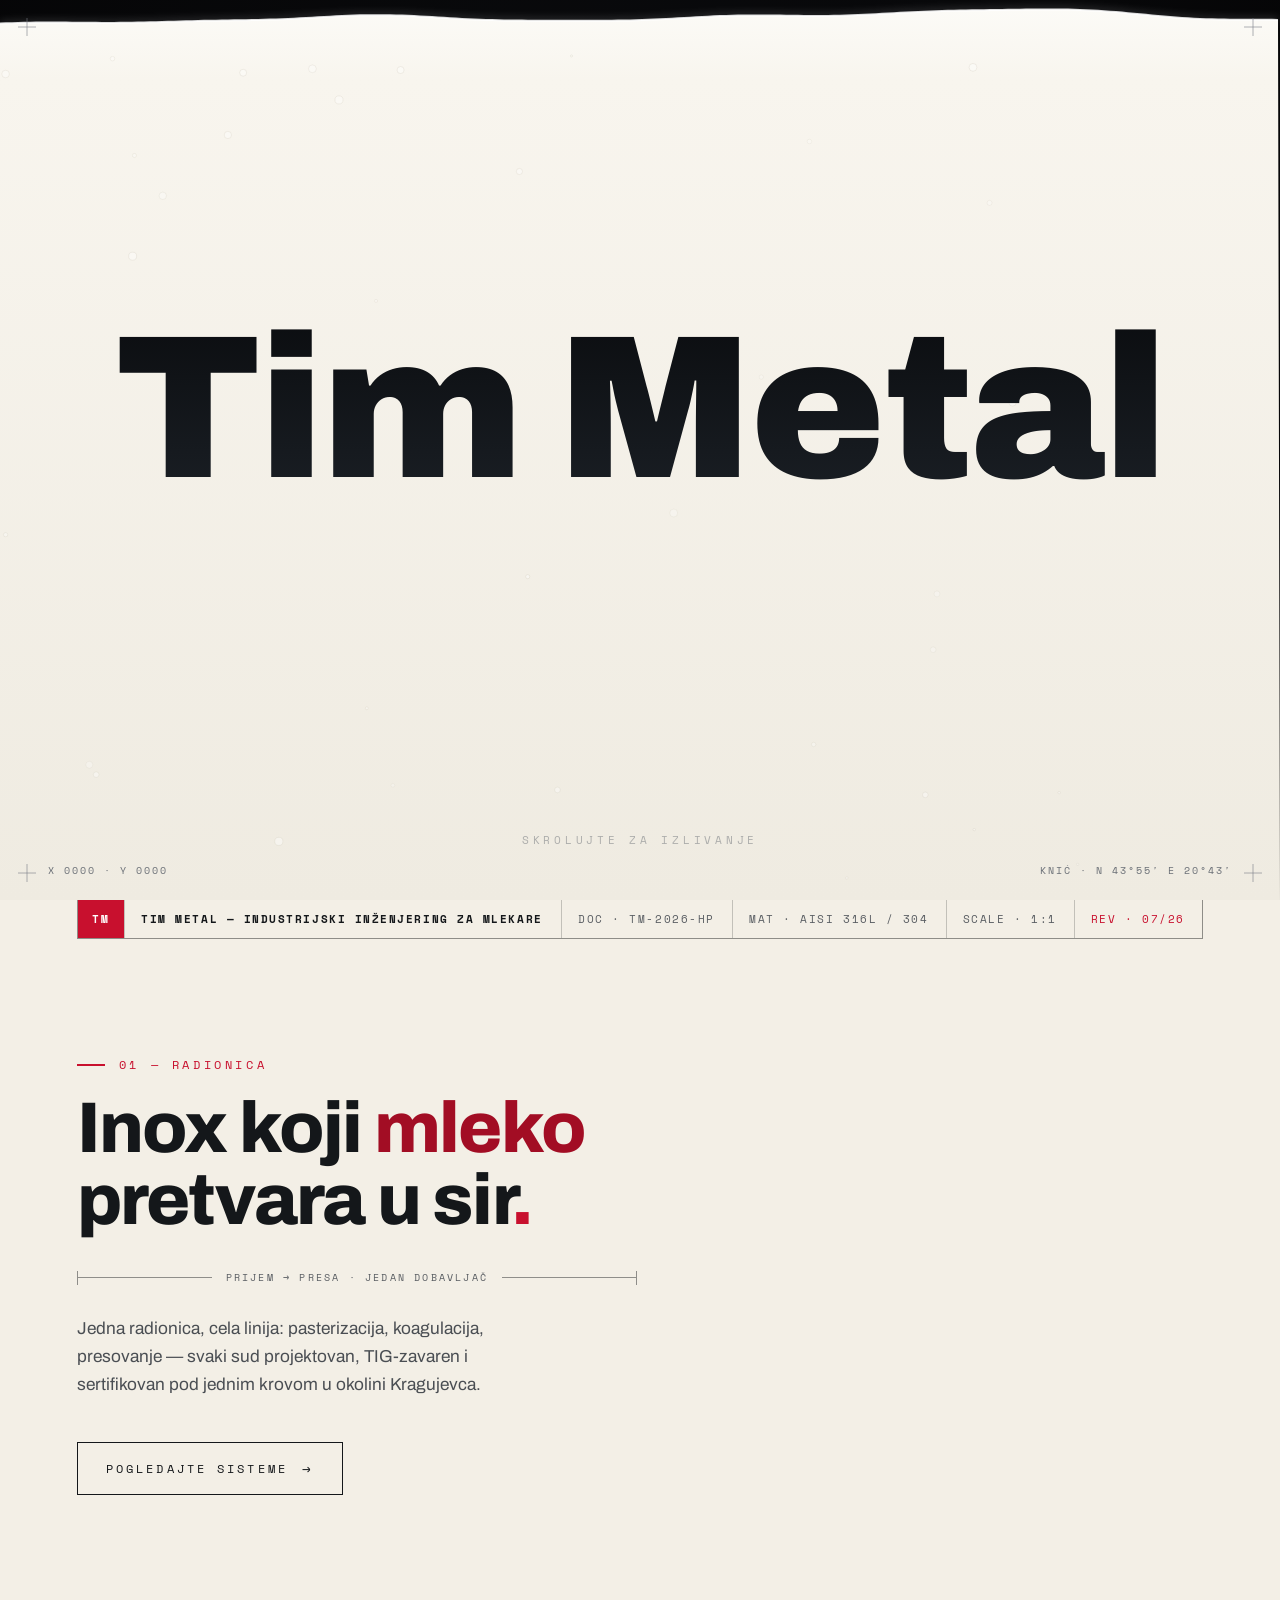
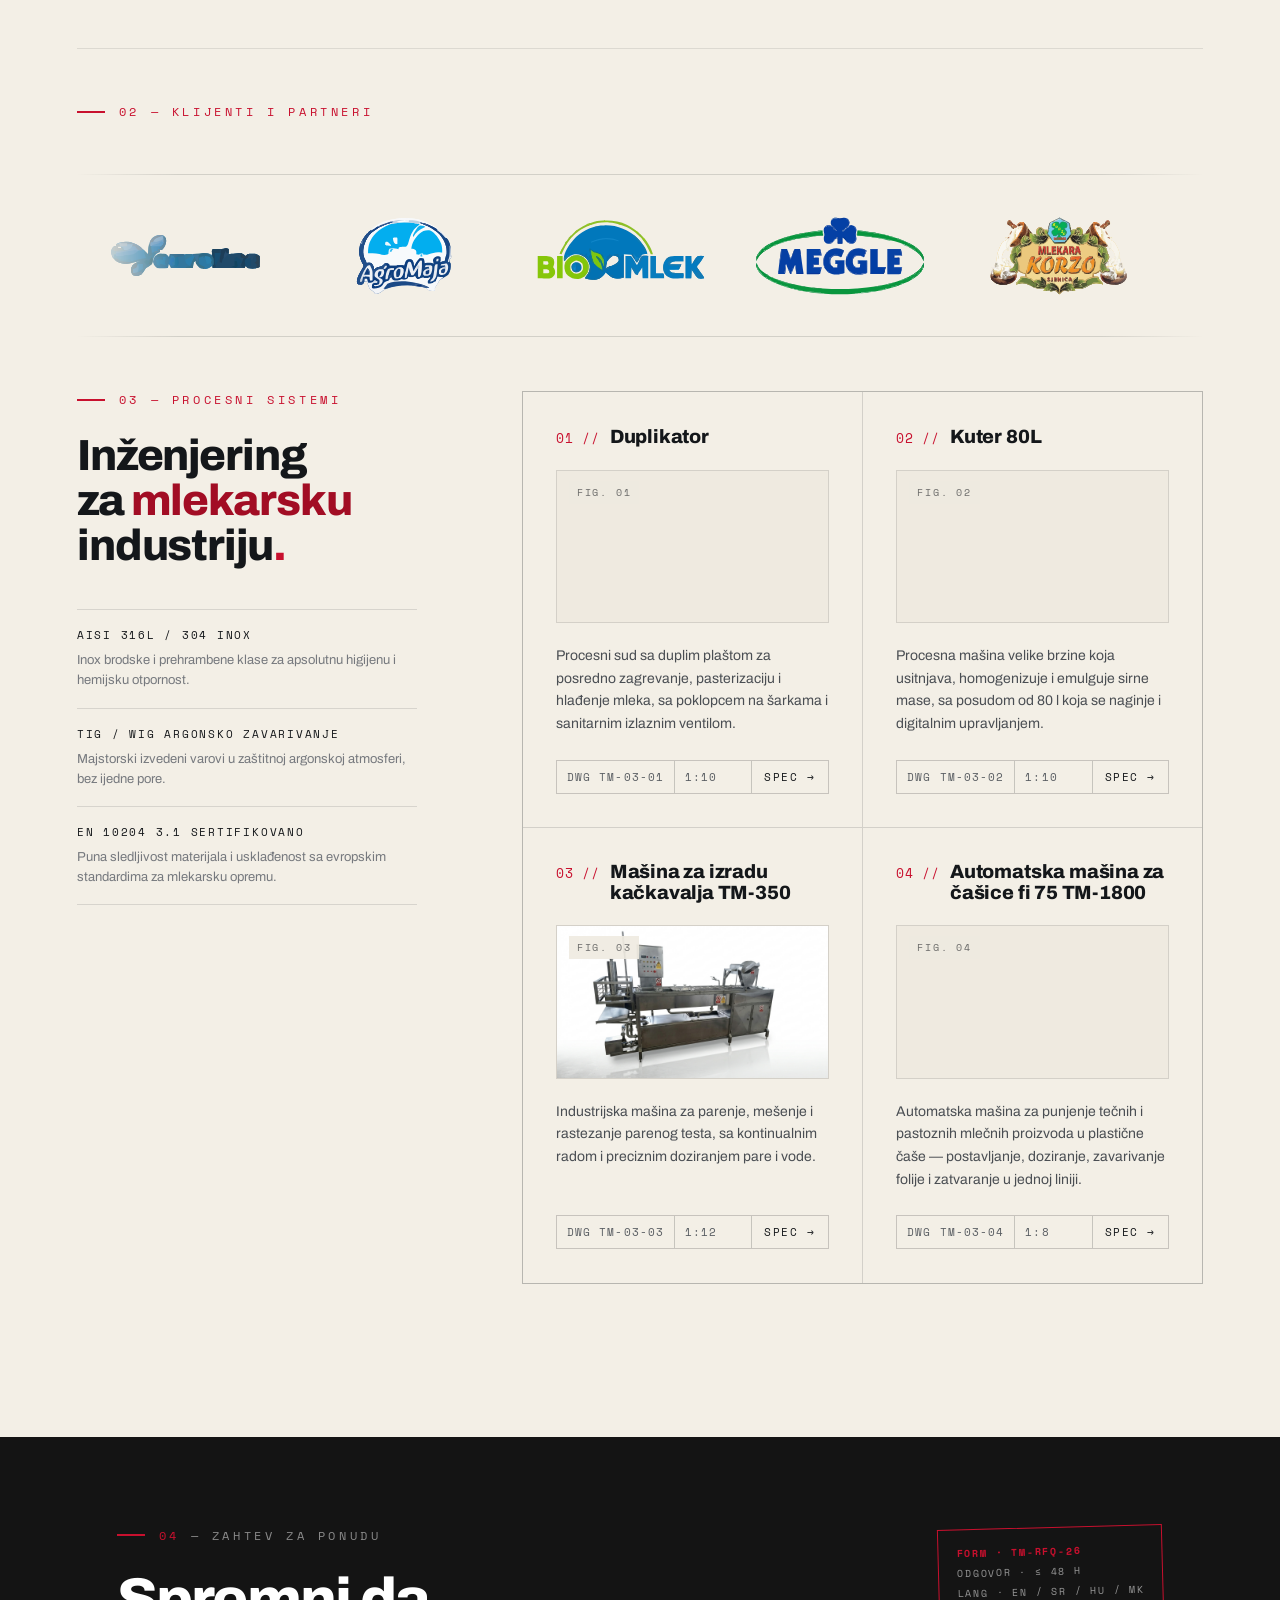
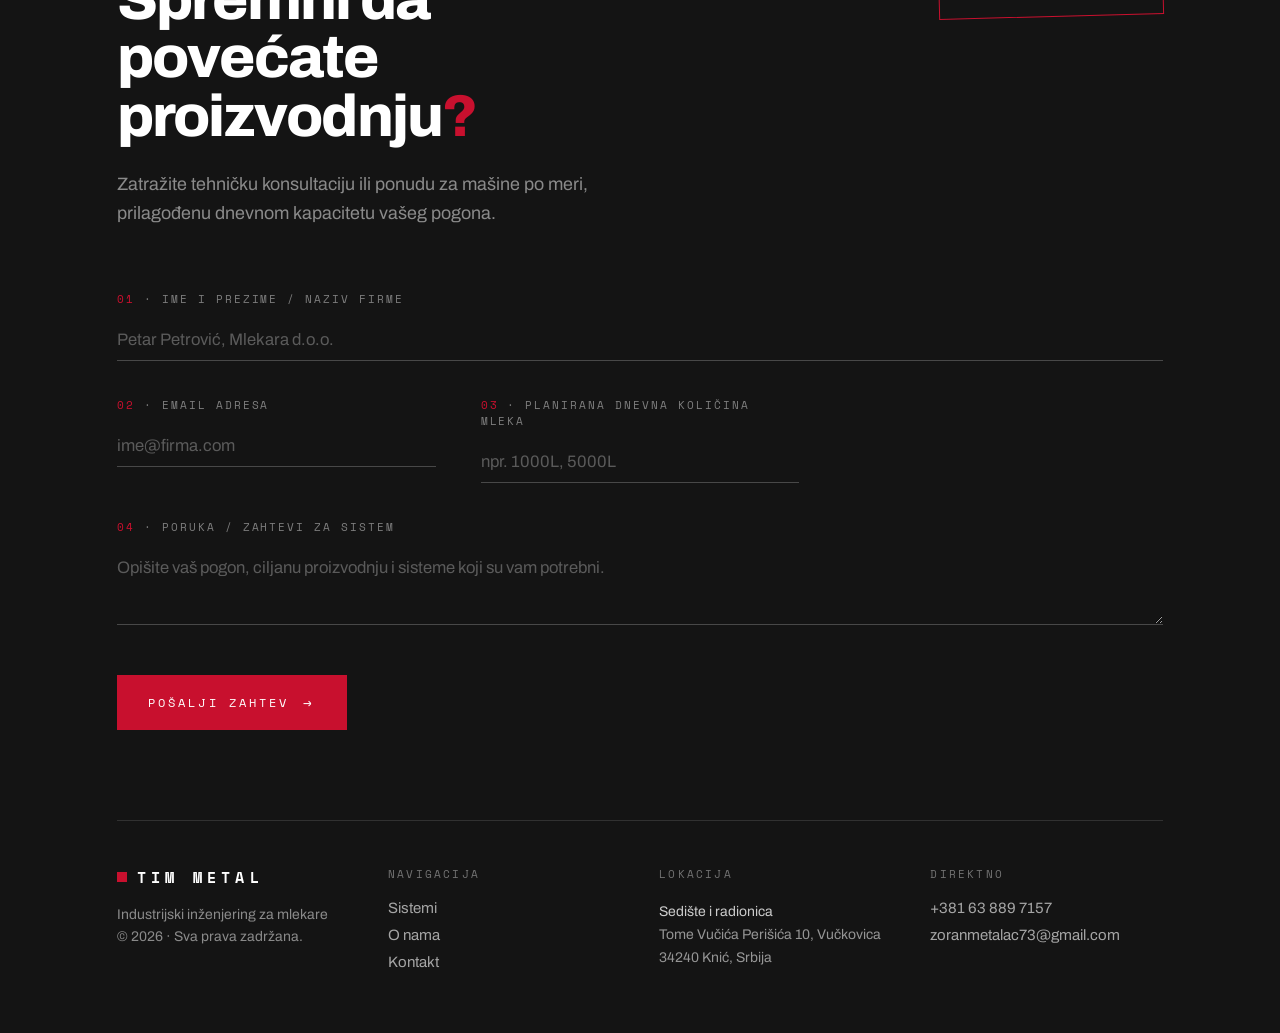
<file: index.html>
<!DOCTYPE html>
<html lang="en">
<head>
<meta charset="utf-8">
<meta name="viewport" content="width=device-width, initial-scale=1">
<title data-i18n="meta.home.title">Tim Metal — Industrial Dairy Engineering</title>
<meta name="description" content="Tim Metal — dairy process machinery engineered in marine-grade inox for the complete cheesemaking line, designed and built near Kragujevac." data-i18n-attr="content:meta.home.desc">
<link rel="icon" href="/favicon.svg" type="image/svg+xml">
<meta name="theme-color" content="#141414">
<meta property="og:type" content="website">
<meta property="og:site_name" content="Tim Metal">
<meta property="og:title" content="Tim Metal — Industrial Dairy Engineering" data-i18n-attr="content:meta.home.title">
<meta property="og:description" content="Dairy process machinery engineered in marine-grade inox for the complete cheesemaking line, designed and built near Kragujevac." data-i18n-attr="content:meta.home.desc">
<meta property="og:image" content="/og.svg">
<meta name="twitter:card" content="summary_large_image">
<meta name="twitter:image" content="/og.svg">
<link rel="preconnect" href="https://fonts.googleapis.com">
<link rel="preconnect" href="https://fonts.gstatic.com" crossorigin>
<link href="https://fonts.googleapis.com/css2?family=Archivo:wght@600;800;900&family=Space+Mono:wght@400;700&display=swap" rel="stylesheet">
<link rel="stylesheet" href="/css/styles.css">
<script src="/js/i18n.js"></script>
<style>
  /* Page-scoped interactive states + the drafting-sheet blueprint grid,
     ported from the v2 sheet's style-hover attrs and its JS applyTweaks
     (styles.css already covers the shared tm-link / tm-btn-ink / tm-field). */
  .tm-blueprint      { background-image: radial-gradient(rgba(20,23,26,0.11) 1.1px, transparent 1.3px); background-size: 30px 30px; }
  .tm-blueprint-dark { background-image: radial-gradient(rgba(255,255,255,0.07) 1.1px, transparent 1.3px); background-size: 30px 30px; }
  .tm-plant-row { transition: background-color .3s ease; }
  .tm-plant-row:hover { background-color: rgba(20,23,26,0.03); }
  .tm-rfq-submit { transition: filter .3s ease; }
  .tm-rfq-submit:hover { filter: brightness(1.35); }
  /* Client logo marquee — seamless -50% loop, full-colour on the cream sheet;
     the whole strip pauses on hover. */
  .tm-marquee { position:relative; overflow:hidden; padding:clamp(30px,4.5vh,48px) 0; border-top:1px solid rgba(20,23,26,0.14); border-bottom:1px solid rgba(20,23,26,0.14); -webkit-mask-image:linear-gradient(90deg, transparent, #000 9%, #000 91%, transparent); mask-image:linear-gradient(90deg, transparent, #000 9%, #000 91%, transparent); }
  .tm-marquee-track { display:flex; width:max-content; align-items:center; animation:tm-marquee-scroll 34s linear infinite; }
  .tm-marquee:hover .tm-marquee-track { animation-play-state:paused; }
  /* Every logo gets the SAME fixed box (width × height) and is scaled to fit
     inside it — square marks fill the height, wide wordmarks fill the width,
     so no logo dominates and none reads as tiny regardless of its aspect. */
  .tm-logo { flex:none; display:flex; align-items:center; justify-content:center; width:clamp(124px,15vw,172px); height:clamp(56px,7vw,80px); margin:0 clamp(8px,1.8vw,30px); line-height:0; }
  .tm-logo img { max-width:100%; max-height:100%; width:auto; height:auto; object-fit:contain; }
  @keyframes tm-marquee-scroll { from { transform:translateX(0); } to { transform:translateX(-50%); } }
  @media (prefers-reduced-motion: reduce) { .tm-marquee-track { animation:none; } }
</style>
</head>
<body>
<div style="position:relative; width:100%; background:var(--tm-cream); font-family:'Archivo', system-ui, sans-serif; -webkit-font-smoothing:antialiased;">

  <!-- Fixed nav — shared partial, injected by include.js -->
  <div data-include="nav"></div>

  <!-- HERO — the canvas paints the entire reveal (black ground, ghost
       outline, milk pour, inverted wordmark); framed as drawing sheet no. 1 -->
  <section id="tm-hero" style="position:sticky; top:0; width:100%; height:100svh; min-height:560px; overflow:hidden; background:#050506;">
    <canvas id="tm-canvas" style="position:absolute; inset:0; width:100%; height:100%; display:block;"></canvas>
    <h1 style="position:absolute; width:1px; height:1px; margin:0; padding:0; overflow:hidden; clip-path:inset(50%); white-space:nowrap;" data-i18n-html="home.hero.h1">Tim Metal &mdash; Industrial Dairy Engineering, near Kragujevac</h1>

    <!-- Registration crosshairs, one per corner -->
    <svg width="18" height="18" viewBox="0 0 18 18" style="position:absolute; top:18px; left:18px; color:rgba(120,126,134,0.6);"><line x1="9" y1="0" x2="9" y2="18" stroke="currentColor" stroke-width="1"></line><line x1="0" y1="9" x2="18" y2="9" stroke="currentColor" stroke-width="1"></line></svg>
    <svg width="18" height="18" viewBox="0 0 18 18" style="position:absolute; top:18px; right:18px; color:rgba(120,126,134,0.6);"><line x1="9" y1="0" x2="9" y2="18" stroke="currentColor" stroke-width="1"></line><line x1="0" y1="9" x2="18" y2="9" stroke="currentColor" stroke-width="1"></line></svg>
    <svg width="18" height="18" viewBox="0 0 18 18" style="position:absolute; bottom:18px; left:18px; color:rgba(120,126,134,0.6);"><line x1="9" y1="0" x2="9" y2="18" stroke="currentColor" stroke-width="1"></line><line x1="0" y1="9" x2="18" y2="9" stroke="currentColor" stroke-width="1"></line></svg>
    <svg width="18" height="18" viewBox="0 0 18 18" style="position:absolute; bottom:18px; right:18px; color:rgba(120,126,134,0.6);"><line x1="9" y1="0" x2="9" y2="18" stroke="currentColor" stroke-width="1"></line><line x1="0" y1="9" x2="18" y2="9" stroke="currentColor" stroke-width="1"></line></svg>

    <!-- Live cursor coordinates (updated by the inline script below) + fixed survey mark -->
    <div id="tm-coords" style="position:absolute; left:48px; bottom:22px; font-family:'Space Mono', monospace; font-size:10px; letter-spacing:0.2em; color:#6a6f76; pointer-events:none;">X 0000 &middot; Y 0000</div>
    <div style="position:absolute; right:48px; bottom:22px; font-family:'Space Mono', monospace; font-size:10px; letter-spacing:0.2em; color:#6a6f76; pointer-events:none;">KNIĆ &middot; N 43&deg;55&prime; E 20&deg;43&prime;</div>

    <!-- Tagline sits just under the wordmark; fades in once the milk settles -->
    <div id="tm-tagline" style="position:absolute; left:0; right:0; top:57%; text-align:center; opacity:0; transform:translateY(10px); transition:opacity 1s ease .2s, transform 1s ease .2s; pointer-events:none; font-family:'Space Mono', monospace; font-size:clamp(10px,1.05vw,14px); letter-spacing:0.42em; color:#3c4045;" data-i18n="home.hero.tagline">DAIRY PROCESS MACHINERY &middot; ENGINEERED FROM INOX</div>

    <!-- Soft scroll affordance — never a hard lock, scrolling just pours faster -->
    <div id="tm-hint" style="position:absolute; left:0; right:0; bottom:52px; text-align:center; opacity:0.5; transition:opacity .6s ease; font-family:'Space Mono', monospace; font-size:11px; letter-spacing:0.34em; color:#6a6f76; pointer-events:none;" data-i18n="home.hero.hint">SCROLL TO POUR</div>
  </section>

  <!-- Hero is pinned (sticky); everything below is a cream .tm-lid (z-2)
       that scrolls up over the frozen milk pour and back down to reveal
       it — the razor-sharp cream→content edge is the transition. -->
  <div class="tm-lid">

  <!-- MAIN SHEET — cream ground with faint drafting grid -->
  <main class="tm-blueprint" style="position:relative; background:var(--tm-cream); color:var(--tm-ink); padding:0 clamp(22px,6vw,96px) clamp(110px,17vh,210px);">
    <div style="max-width:1200px; margin:0 auto;">

      <!-- Drawing title block — the sheet's passport -->
      <div style="display:flex; flex-wrap:wrap; gap:1px; border:1px solid rgba(20,23,26,0.3); border-top:none; background:rgba(20,23,26,0.22); font-family:'Space Mono', monospace; font-size:11px; letter-spacing:0.14em; color:#5a5e63;">
        <div style="display:flex; align-items:center; padding:11px 14px; background:var(--tm-red); color:#fff; font-weight:700; letter-spacing:0.2em;">TM</div>
        <div style="flex:2 1 auto; min-width:220px; display:flex; align-items:center; padding:11px 16px; background:var(--tm-cream); color:var(--tm-ink); font-weight:700;" data-i18n="home.titleblock.company">TIM METAL &mdash; INDUSTRIAL DAIRY ENGINEERING</div>
        <div style="flex:1 0 auto; display:flex; align-items:center; padding:11px 16px; background:var(--tm-cream); white-space:nowrap;">DOC &middot; TM-2026-HP</div>
        <div style="flex:1 0 auto; display:flex; align-items:center; padding:11px 16px; background:var(--tm-cream); white-space:nowrap;">MAT &middot; AISI 316L / 304</div>
        <div style="flex:1 0 auto; display:flex; align-items:center; padding:11px 16px; background:var(--tm-cream); white-space:nowrap;">SCALE &middot; 1:1</div>
        <div style="flex:1 0 auto; display:flex; align-items:center; padding:11px 16px; background:var(--tm-cream); white-space:nowrap; color:var(--tm-red);">REV &middot; 07/26</div>
      </div>

      <!-- SECTION 01 — the workshop -->
      <section class="tm-rise" style="padding-top:clamp(84px,13vh,170px);">
        <div style="display:flex; align-items:center; gap:14px; font-family:'Space Mono', monospace; font-size:12px; letter-spacing:0.3em; color:var(--tm-red);"><span style="width:28px; height:2px; background:var(--tm-red);"></span><span data-i18n="home.s01.kicker">01 &mdash; THE WORKSHOP</span></div>
        <h2 style="margin:20px 0 0; font-weight:800; font-size:clamp(34px,5.6vw,78px); line-height:1.0; letter-spacing:-0.025em; max-width:15ch; text-wrap:balance;" data-i18n-html="home.s01.h2">Inox that turns <span style="color:var(--tm-red-deep);">milk</span> into cheese<span style="color:var(--tm-red);">.</span></h2>

        <!-- Dimension line under the headline, drawn like a drafting callout -->
        <div style="margin-top:34px; max-width:560px; display:flex; align-items:center; gap:0; color:rgba(20,23,26,0.45);">
          <span style="width:1px; height:14px; background:currentColor;"></span>
          <span style="flex:1; height:1px; background:currentColor;"></span>
          <span style="padding:0 14px; font-family:'Space Mono', monospace; font-size:10px; letter-spacing:0.22em; white-space:nowrap; color:#5a5e63;" data-i18n="home.s01.dimline">RECEPTION &rarr; PRESS &middot; ONE SUPPLIER</span>
          <span style="flex:1; height:1px; background:currentColor;"></span>
          <span style="width:1px; height:14px; background:currentColor;"></span>
        </div>

        <p style="margin:30px 0 0; max-width:48ch; font-size:clamp(15px,1.35vw,19px); line-height:1.6; color:#4a4e53;" data-i18n="home.s01.body">One workshop, the whole line: pasteurization, coagulation, pressing &mdash; every vessel designed, TIG-welded and certified under one roof near Kragujevac.</p>
        <a href="/products" class="tm-btn-ink" style="margin-top:44px; display:inline-flex; align-items:center; gap:14px; padding:15px 28px; border:1px solid var(--tm-ink); font-family:'Space Mono', monospace; font-size:12px; letter-spacing:0.26em; color:var(--tm-ink); text-decoration:none; cursor:pointer;"><span data-i18n="home.s01.cta">EXPLORE THE SYSTEMS</span> <span style="font-size:14px;">&rarr;</span></a>
      </section>

      <!-- SECTION 02 — commissioned plants, shown as a rotating client logo strip -->
      <section id="plants" style="margin-top:clamp(96px,17vh,210px); padding-top:clamp(40px,6vh,72px); border-top:1px solid rgba(20,23,26,0.1);">
        <div style="display:flex; align-items:center; gap:14px; font-family:'Space Mono', monospace; font-size:12px; letter-spacing:0.3em; color:var(--tm-red);"><span style="width:28px; height:2px; background:var(--tm-red);"></span><span data-i18n="home.s02.kicker">02 &mdash; CLIENTS &amp; PARTNERS</span></div>

        <!-- Infinite logo marquee. The track is built by the script at the
             foot of the page from the COMPANIES array (one /logos/<name>.svg
             per client), then duplicated once so the -50% CSS loop is
             seamless. -->
        <div class="tm-marquee tm-rise" role="group" aria-label="Client dairies" style="margin-top:clamp(40px,6vh,64px);">
          <div class="tm-marquee-track"></div>
        </div>
      </section>

      <!-- SECTION 03 — process systems as drawing sheets -->
      <section id="systems" class="tm-rise" style="padding-top:clamp(40px,6vh,72px); display:flex; flex-wrap:wrap; gap:clamp(40px,5vw,76px);">

        <div data-sticky-col style="flex:1 1 300px; min-width:260px;">
          <div style="display:flex; align-items:center; gap:14px; font-family:'Space Mono', monospace; font-size:12px; letter-spacing:0.3em; color:var(--tm-red);"><span style="width:28px; height:2px; background:var(--tm-red);"></span><span data-i18n="home.s03.kicker">03 &mdash; PROCESS SYSTEMS</span></div>
          <h2 style="margin:26px 0 0; font-weight:800; font-size:clamp(30px,3.4vw,52px); line-height:1.03; letter-spacing:-0.025em; max-width:12ch; text-wrap:balance; color:var(--tm-ink);" data-i18n-html="home.s03.h2">Engineering for the <span style="color:var(--tm-red-deep);">Dairy</span> Industry<span style="color:var(--tm-red);">.</span></h2>

          <div style="margin-top:clamp(34px,4.5vh,56px); max-width:340px; border-bottom:1px solid rgba(20,23,26,0.12);">
            <div style="padding:17px 0; border-top:1px solid rgba(20,23,26,0.12);">
              <div style="font-family:'Space Mono', monospace; font-size:11px; letter-spacing:0.16em; color:var(--tm-ink);" data-i18n="home.s03.feat1.t">AISI 316L / 304 STAINLESS</div>
              <div style="margin-top:7px; font-size:13px; line-height:1.55; color:#76797e;" data-i18n="home.s03.feat1.d">Marine &amp; food-grade inox for absolute hygiene and chemical resistance.</div>
            </div>
            <div style="padding:17px 0; border-top:1px solid rgba(20,23,26,0.12);">
              <div style="font-family:'Space Mono', monospace; font-size:11px; letter-spacing:0.16em; color:var(--tm-ink);" data-i18n="home.s03.feat2.t">TIG / WIG ARGON WELDING</div>
              <div style="margin-top:7px; font-size:13px; line-height:1.55; color:#76797e;" data-i18n="home.s03.feat2.d">Masterfully executed welds in a protective argon atmosphere, ensuring zero porosity.</div>
            </div>
            <div style="padding:17px 0; border-top:1px solid rgba(20,23,26,0.12);">
              <div style="font-family:'Space Mono', monospace; font-size:11px; letter-spacing:0.16em; color:var(--tm-ink);" data-i18n="home.s03.feat3.t">EN 10204 3.1 CERTIFIED</div>
              <div style="margin-top:7px; font-size:13px; line-height:1.55; color:#76797e;" data-i18n="home.s03.feat3.d">Full material traceability and compliance with European dairy equipment standards.</div>
            </div>
          </div>
        </div>

        <div style="flex:2 1 520px; min-width:0; display:grid; grid-template-columns:repeat(auto-fit, minmax(min(100%, 300px), 1fr)); gap:1px; background:rgba(20,23,26,0.14); border:1px solid rgba(20,23,26,0.14);">

          <!-- 01 -->
          <div class="tm-card" style="background:var(--tm-cream); padding:clamp(24px,2.6vw,40px); display:flex; flex-direction:column;">
            <div style="display:flex; align-items:baseline; gap:10px;">
              <span style="font-family:'Space Mono', monospace; color:var(--tm-red); font-size:13px; letter-spacing:0.06em; white-space:nowrap; flex-shrink:0;">01 //</span>
              <span style="font-family:'Archivo', sans-serif; font-weight:800; font-size:clamp(18px,1.5vw,23px); letter-spacing:-0.01em; color:var(--tm-ink);" data-i18n="home.card1.name">Duplicator</span>
            </div>
            <div style="position:relative; overflow:hidden; margin-top:22px; aspect-ratio:16 / 9; border:1px solid rgba(20,23,26,0.12); background:#EFEAE0;">
              <img src="/images/products/duplicator.webp" alt="Duplicator" loading="lazy" decoding="async" style="position:absolute; inset:0; width:100%; height:100%; object-fit:cover; display:block;">
              <span style="position:absolute; top:10px; left:12px; font-family:'Space Mono', monospace; font-size:10px; letter-spacing:0.18em; background:rgba(239,234,224,0.9); padding:4px 8px; color:rgba(20,23,26,0.6);">FIG. 01</span>
            </div>
            <p style="margin:22px 0 0; font-size:14px; line-height:1.62; color:#4a4e53;" data-i18n="home.card1.body">Double-jacketed process vessel for indirect heating, pasteurising and cooling milk, with a hinged lid and a sanitary outlet valve.</p>
            <div style="margin-top:auto; padding-top:24px;">
              <div style="display:flex; flex-wrap:wrap; align-items:stretch; border:1px solid rgba(20,23,26,0.2); font-family:'Space Mono', monospace; font-size:11px; letter-spacing:0.1em; color:#5a5e63;">
                <div style="padding:8px 10px; border-right:1px solid rgba(20,23,26,0.2); white-space:nowrap;">DWG TM-03-01</div>
                <div style="padding:8px 10px; white-space:nowrap;">1:10</div>
                <a href="/products/duplicator" class="tm-link" style="margin-left:auto; display:flex; align-items:center; gap:8px; padding:8px 12px; border-left:1px solid rgba(20,23,26,0.2); color:var(--tm-ink); text-decoration:none; letter-spacing:0.14em;">SPEC &rarr;</a>
              </div>
            </div>
          </div>

          <!-- 02 -->
          <div class="tm-card" style="background:var(--tm-cream); padding:clamp(24px,2.6vw,40px); display:flex; flex-direction:column;">
            <div style="display:flex; align-items:baseline; gap:10px;">
              <span style="font-family:'Space Mono', monospace; color:var(--tm-red); font-size:13px; letter-spacing:0.06em; white-space:nowrap; flex-shrink:0;">02 //</span>
              <span style="font-family:'Archivo', sans-serif; font-weight:800; font-size:clamp(18px,1.5vw,23px); letter-spacing:-0.01em; color:var(--tm-ink);" data-i18n="home.card2.name">Cutter 80L</span>
            </div>
            <div style="position:relative; overflow:hidden; margin-top:22px; aspect-ratio:16 / 9; border:1px solid rgba(20,23,26,0.12); background:#EFEAE0;">
              <img src="/images/products/cutter.webp" alt="Cutter 80L" loading="lazy" decoding="async" style="position:absolute; inset:0; width:100%; height:100%; object-fit:cover; display:block;">
              <span style="position:absolute; top:10px; left:12px; font-family:'Space Mono', monospace; font-size:10px; letter-spacing:0.18em; background:rgba(239,234,224,0.9); padding:4px 8px; color:rgba(20,23,26,0.6);">FIG. 02</span>
            </div>
            <p style="margin:22px 0 0; font-size:14px; line-height:1.62; color:#4a4e53;" data-i18n="home.card2.body">High-speed process machine that cuts, homogenises and emulsifies cheese masses, with an 80 l tilting bowl and digital control.</p>
            <div style="margin-top:auto; padding-top:24px;">
              <div style="display:flex; flex-wrap:wrap; align-items:stretch; border:1px solid rgba(20,23,26,0.2); font-family:'Space Mono', monospace; font-size:11px; letter-spacing:0.1em; color:#5a5e63;">
                <div style="padding:8px 10px; border-right:1px solid rgba(20,23,26,0.2); white-space:nowrap;">DWG TM-03-02</div>
                <div style="padding:8px 10px; white-space:nowrap;">1:10</div>
                <a href="/products/cutter" class="tm-link" style="margin-left:auto; display:flex; align-items:center; gap:8px; padding:8px 12px; border-left:1px solid rgba(20,23,26,0.2); color:var(--tm-ink); text-decoration:none; letter-spacing:0.14em;">SPEC &rarr;</a>
              </div>
            </div>
          </div>

          <!-- 03 -->
          <div class="tm-card" style="background:var(--tm-cream); padding:clamp(24px,2.6vw,40px); display:flex; flex-direction:column;">
            <div style="display:flex; align-items:baseline; gap:10px;">
              <span style="font-family:'Space Mono', monospace; color:var(--tm-red); font-size:13px; letter-spacing:0.06em; white-space:nowrap; flex-shrink:0;">03 //</span>
              <span style="font-family:'Archivo', sans-serif; font-weight:800; font-size:clamp(18px,1.5vw,23px); letter-spacing:-0.01em; color:var(--tm-ink);" data-i18n="home.card3.name">Kačkavalj Machine TM-350</span>
            </div>
            <div style="position:relative; overflow:hidden; margin-top:22px; aspect-ratio:16 / 9; border:1px solid rgba(20,23,26,0.12); background:#EFEAE0;">
              <img src="/images/products/kackavalj-machine-tm350.webp" alt="Kačkavalj Machine TM-350" loading="lazy" decoding="async" style="position:absolute; inset:0; width:100%; height:100%; object-fit:cover; display:block;">
              <span style="position:absolute; top:10px; left:12px; font-family:'Space Mono', monospace; font-size:10px; letter-spacing:0.18em; background:rgba(239,234,224,0.9); padding:4px 8px; color:rgba(20,23,26,0.6);">FIG. 03</span>
            </div>
            <p style="margin:22px 0 0; font-size:14px; line-height:1.62; color:#4a4e53;" data-i18n="home.card3.body">Industrial machine for steaming, kneading and stretching pasta-filata curd, with continuous operation and precise steam and water dosing.</p>
            <div style="margin-top:auto; padding-top:24px;">
              <div style="display:flex; flex-wrap:wrap; align-items:stretch; border:1px solid rgba(20,23,26,0.2); font-family:'Space Mono', monospace; font-size:11px; letter-spacing:0.1em; color:#5a5e63;">
                <div style="padding:8px 10px; border-right:1px solid rgba(20,23,26,0.2); white-space:nowrap;">DWG TM-03-03</div>
                <div style="padding:8px 10px; white-space:nowrap;">1:12</div>
                <a href="/products/kackavalj-machine-tm350" class="tm-link" style="margin-left:auto; display:flex; align-items:center; gap:8px; padding:8px 12px; border-left:1px solid rgba(20,23,26,0.2); color:var(--tm-ink); text-decoration:none; letter-spacing:0.14em;">SPEC &rarr;</a>
              </div>
            </div>
          </div>

          <!-- 04 -->
          <div class="tm-card" style="background:var(--tm-cream); padding:clamp(24px,2.6vw,40px); display:flex; flex-direction:column;">
            <div style="display:flex; align-items:baseline; gap:10px;">
              <span style="font-family:'Space Mono', monospace; color:var(--tm-red); font-size:13px; letter-spacing:0.06em; white-space:nowrap; flex-shrink:0;">04 //</span>
              <span style="font-family:'Archivo', sans-serif; font-weight:800; font-size:clamp(18px,1.5vw,23px); letter-spacing:-0.01em; color:var(--tm-ink);" data-i18n="home.card4.name">Automatic Cup Machine fi 75 TM-1800</span>
            </div>
            <div style="position:relative; overflow:hidden; margin-top:22px; aspect-ratio:16 / 9; border:1px solid rgba(20,23,26,0.12); background:#EFEAE0;">
              <img src="/images/products/cup-packaging-machine.webp" alt="Automatic Cup Machine fi 75 TM-1800" loading="lazy" decoding="async" style="position:absolute; inset:0; width:100%; height:100%; object-fit:cover; display:block;">
              <span style="position:absolute; top:10px; left:12px; font-family:'Space Mono', monospace; font-size:10px; letter-spacing:0.18em; background:rgba(239,234,224,0.9); padding:4px 8px; color:rgba(20,23,26,0.6);">FIG. 04</span>
            </div>
            <p style="margin:22px 0 0; font-size:14px; line-height:1.62; color:#4a4e53;" data-i18n="home.card4.body">Automatic machine for filling liquid and pasty dairy products into plastic cups — placing, dosing, foil sealing and lidding in one line.</p>
            <div style="margin-top:auto; padding-top:24px;">
              <div style="display:flex; flex-wrap:wrap; align-items:stretch; border:1px solid rgba(20,23,26,0.2); font-family:'Space Mono', monospace; font-size:11px; letter-spacing:0.1em; color:#5a5e63;">
                <div style="padding:8px 10px; border-right:1px solid rgba(20,23,26,0.2); white-space:nowrap;">DWG TM-03-04</div>
                <div style="padding:8px 10px; white-space:nowrap;">1:8</div>
                <a href="/products/cup-packaging-machine" class="tm-link" style="margin-left:auto; display:flex; align-items:center; gap:8px; padding:8px 12px; border-left:1px solid rgba(20,23,26,0.2); color:var(--tm-ink); text-decoration:none; letter-spacing:0.14em;">SPEC &rarr;</a>
              </div>
            </div>
          </div>

        </div>
      </section>
    </div>
  </main>

  <!-- SECTION 04 — RFQ document, dark -->
  <section id="rfq" class="tm-blueprint-dark" style="position:relative; background:#141414; color:#fff; font-family:'Archivo', system-ui, sans-serif;">
    <div style="max-width:1200px; margin:0 auto; padding:clamp(64px,10vh,120px) clamp(22px,6vw,96px) clamp(48px,7vh,88px);">

      <div class="tm-rise" style="display:flex; flex-wrap:wrap; align-items:flex-start; justify-content:space-between; gap:24px;">
        <div>
          <div style="display:flex; align-items:center; gap:14px; font-family:'Space Mono', monospace; font-size:12px; letter-spacing:0.3em;"><span style="width:28px; height:2px; background:var(--tm-red);"></span><span data-i18n-html="home.rfq.kicker"><span style="color:var(--tm-red);">04</span><span style="color:rgba(255,255,255,0.5);"> &mdash; REQUEST FOR QUOTATION</span></span></div>
          <h2 style="margin:26px 0 0; font-weight:800; font-size:clamp(32px,4.6vw,68px); line-height:1.0; letter-spacing:-0.03em; max-width:14ch; text-wrap:balance; color:#fff;" data-i18n-html="home.rfq.h2">Ready to scale your production<span style="color:var(--tm-red);">?</span></h2>
          <p style="margin:24px 0 0; max-width:48ch; font-size:clamp(15px,1.4vw,19px); line-height:1.6; color:rgba(255,255,255,0.5);" data-i18n="home.rfq.body">Request a technical consultation or a custom machinery quote tailored to your facility's daily capacity.</p>
        </div>
        <!-- Document stamp -->
        <div style="border:1.5px solid var(--tm-red); padding:14px 18px; font-family:'Space Mono', monospace; font-size:10px; letter-spacing:0.18em; color:rgba(255,255,255,0.55); line-height:2; transform:rotate(-1.5deg);"><span style="color:var(--tm-red); font-weight:700;">FORM &middot; TM-RFQ-26</span><br><span data-i18n="home.rfq.stamp.response">RESPONSE &middot; &le; 48 H</span><br>LANG &middot; EN / SR / HU / MK</div>
      </div>

      <form id="tm-rfq-form" style="margin-top:clamp(48px,7vh,84px); display:grid; grid-template-columns:repeat(auto-fit, minmax(240px, 1fr)); column-gap:clamp(28px,3.5vw,56px); row-gap:clamp(30px,4vh,42px);">

        <div style="grid-column:1 / -1; display:flex; flex-direction:column; gap:11px;">
          <label style="font-family:'Space Mono', monospace; font-size:11px; letter-spacing:0.18em; color:rgba(255,255,255,0.45);" data-i18n-html="home.rfq.f1"><span style="color:var(--tm-red);">01</span> &middot; FULL NAME / COMPANY NAME</label>
          <input type="text" name="name" placeholder="Jane Doe, Acme Dairy Co." data-i18n-attr="placeholder:home.rfq.f1.ph" class="tm-field" style="width:100%; background:transparent; border:none; border-bottom:1px solid rgba(255,255,255,0.22); color:#fff; font-family:'Archivo', sans-serif; font-size:clamp(15px,1.3vw,17px); padding:12px 0; outline:none;" />
        </div>

        <div style="display:flex; flex-direction:column; gap:11px;">
          <label style="font-family:'Space Mono', monospace; font-size:11px; letter-spacing:0.18em; color:rgba(255,255,255,0.45);" data-i18n-html="home.rfq.f2"><span style="color:var(--tm-red);">02</span> &middot; EMAIL ADDRESS</label>
          <input type="email" name="email" placeholder="name@company.com" data-i18n-attr="placeholder:home.rfq.f2.ph" class="tm-field" style="width:100%; background:transparent; border:none; border-bottom:1px solid rgba(255,255,255,0.22); color:#fff; font-family:'Archivo', sans-serif; font-size:clamp(15px,1.3vw,17px); padding:12px 0; outline:none;" />
        </div>

        <div style="display:flex; flex-direction:column; gap:11px;">
          <label style="font-family:'Space Mono', monospace; font-size:11px; letter-spacing:0.18em; color:rgba(255,255,255,0.45);" data-i18n-html="home.rfq.f3"><span style="color:var(--tm-red);">03</span> &middot; PLANNED DAILY MILK VOLUME</label>
          <input type="text" name="volume" placeholder="e.g. 1000L, 5000L" data-i18n-attr="placeholder:home.rfq.f3.ph" class="tm-field" style="width:100%; background:transparent; border:none; border-bottom:1px solid rgba(255,255,255,0.22); color:#fff; font-family:'Archivo', sans-serif; font-size:clamp(15px,1.3vw,17px); padding:12px 0; outline:none;" />
        </div>

        <div style="grid-column:1 / -1; display:flex; flex-direction:column; gap:11px;">
          <label style="font-family:'Space Mono', monospace; font-size:11px; letter-spacing:0.18em; color:rgba(255,255,255,0.45);" data-i18n-html="home.rfq.f4"><span style="color:var(--tm-red);">04</span> &middot; MESSAGE / SYSTEM REQUIREMENTS</label>
          <textarea name="message" rows="3" placeholder="Tell us about your facility, target output, and the systems you need." data-i18n-attr="placeholder:home.rfq.f4.ph" class="tm-field" style="width:100%; background:transparent; border:none; border-bottom:1px solid rgba(255,255,255,0.22); color:#fff; font-family:'Archivo', sans-serif; font-size:clamp(15px,1.3vw,17px); padding:12px 0; outline:none; resize:vertical;"></textarea>
        </div>

        <button type="submit" class="tm-rfq-submit" style="grid-column:1 / -1; justify-self:start; margin-top:14px; display:inline-flex; align-items:center; gap:14px; padding:16px 30px; background:var(--tm-red); border:1px solid var(--tm-red); font-family:'Space Mono', monospace; font-size:12px; letter-spacing:0.26em; color:#fff; cursor:pointer;"><span data-btn-label data-i18n="home.rfq.submit">SUBMIT RFQ</span> <span style="font-size:14px;">&rarr;</span></button>
      </form>

      <!-- Footer — shared partial, injected by include.js -->
      <div data-include="footer"></div>
    </div>
  </section>
  </div><!-- /.tm-lid -->
</div>

<script src="/js/include.js"></script>
<script src="/js/motion.js"></script>
<script src="/js/hero.js"></script>
<script>
  // Live drafting coordinates in the hero corner + a plain client-side
  // acknowledgement for the RFQ form (no backend yet).
  (function () {
    var coords = document.getElementById('tm-coords');
    var hero = document.getElementById('tm-hero');
    if (coords && hero) {
      addEventListener('mousemove', function (e) {
        var r = hero.getBoundingClientRect();
        var x = Math.max(0, Math.round(e.clientX - r.left));
        var y = Math.max(0, Math.round(e.clientY - r.top));
        coords.textContent = 'X ' + String(x).padStart(4, '0') + ' · Y ' + String(y).padStart(4, '0');
      });
    }

    var form = document.getElementById('tm-rfq-form');
    if (form) {
      form.addEventListener('submit', function (e) {
        e.preventDefault();
        var label = form.querySelector('[data-btn-label]');
        if (label) label.textContent = (window.tmI18n ? window.tmI18n.t('home.rfq.submitted', 'SUBMITTED ✓') : 'SUBMITTED ✓');
        form.reset();
      });
    }
  })();

  // ── Client dairies — full-colour logo marquee (display only) ──
  // One entry per client: the /logos SVG file and the display name (used
  // only as the image alt text). The marquee track and its seamless
  // aria-hidden duplicate are built from this list. To add a client, drop
  // its SVG in /logos and add a { file, name } row here.
  (function () {
    var COMPANIES = [
      { file: 'euroline.svg',           name: 'Euroline' },
      { file: 'Agro Maja.svg',          name: 'Agro Maja' },
      { file: 'Biomlek Tulovo.svg',     name: 'Biomlek Tulovo' },
      { file: 'meggle.svg',             name: 'Meggle' },
      { file: 'mlekara korzo.svg',      name: 'Mlekara Korzo' },
      { file: 'mlekara markovac.svg',   name: 'Mlekara Markovac' },
      { file: 'mlekara mlecen.svg',     name: 'Mlekara Mlecen' },
      { file: 'mlekara podgorac.svg',   name: 'Mlekara Podgorac' },
      { file: 'mlekara velickovic.svg', name: 'Mlekara Velickovic' },
      { file: 'natura system.svg',      name: 'Natura System' },
      { file: 'BJ.svg',                 name: 'BJ' },
      { file: 'Đi-Mi.svg',              name: 'Đi-Mi' }
    ];

    var track = document.querySelector('.tm-marquee-track');
    if (!track) return;

    // Build the marquee: the real set followed by an aria-hidden visual
    // duplicate so the -50% CSS loop is seamless. Logos are non-interactive.
    function logoItem(c, dup) {
      var el = document.createElement('span');
      el.className = 'tm-logo';
      var img = document.createElement('img');
      img.src = '/logos/' + encodeURIComponent(c.file);
      img.loading = 'lazy';
      if (dup) {
        el.setAttribute('aria-hidden', 'true');
        img.alt = '';
      } else {
        img.alt = c.name;
      }
      el.appendChild(img);
      return el;
    }
    COMPANIES.forEach(function (c) { track.appendChild(logoItem(c, false)); });
    COMPANIES.forEach(function (c) { track.appendChild(logoItem(c, true)); });
  })();
</script>
</body>
</html>
</file>
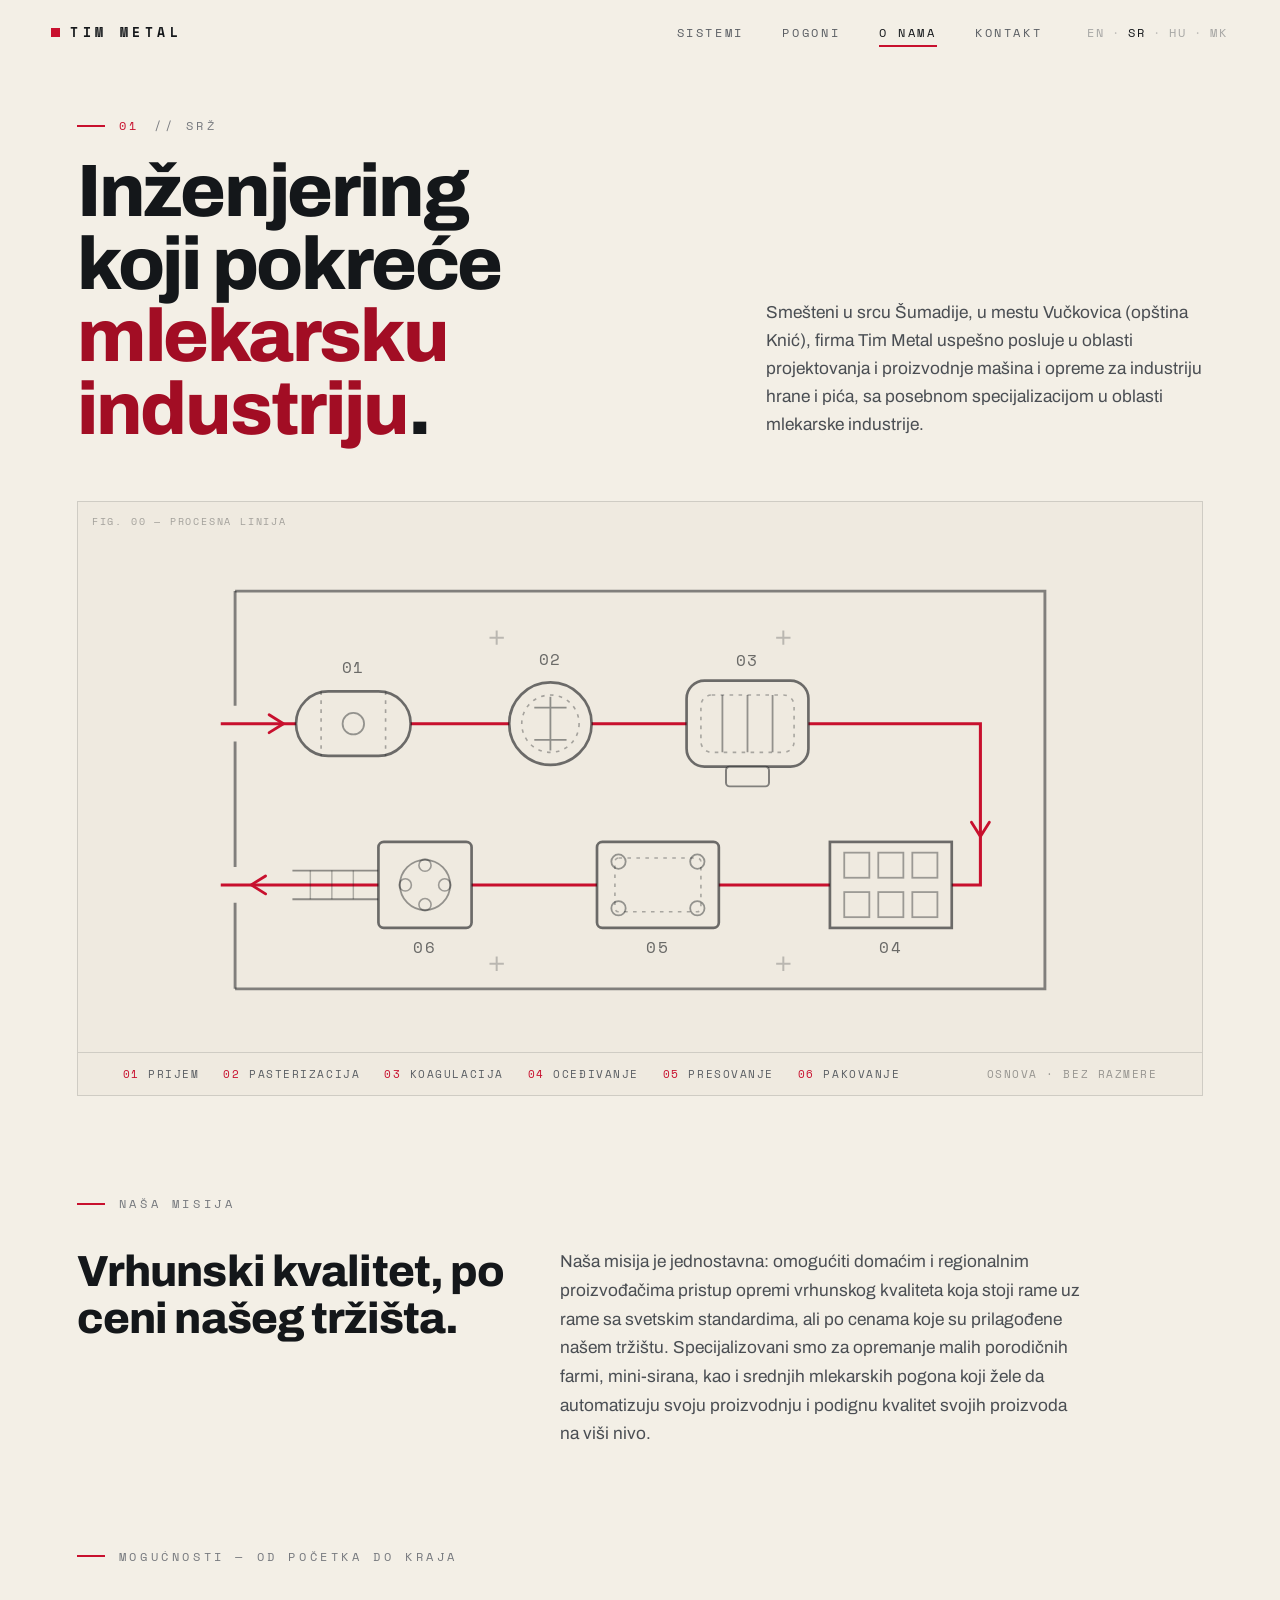
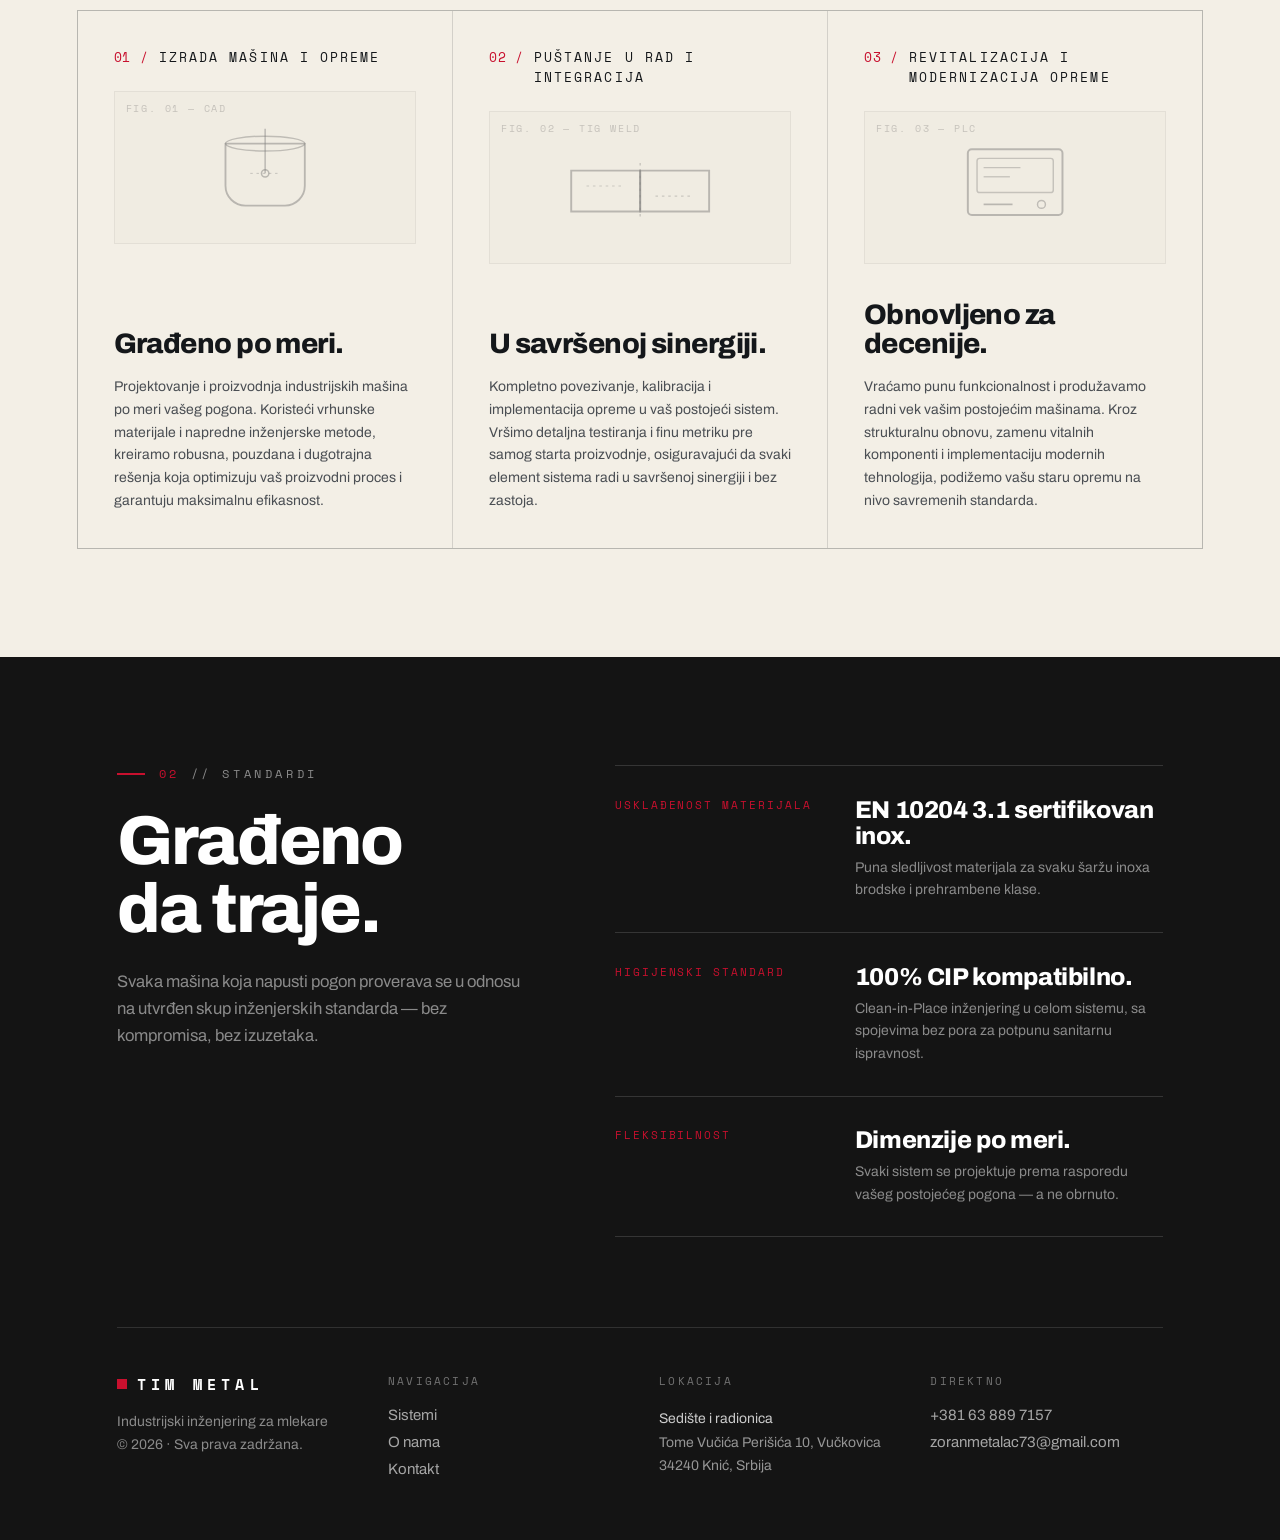
<file: about.html>
<!DOCTYPE html>
<html lang="en">
<head>
<meta charset="utf-8">
<meta name="viewport" content="width=device-width, initial-scale=1">
<title data-i18n="meta.about.title">About — Tim Metal</title>
<meta name="description" content="Tim Metal is an engineering partner for modern dairy production — CAD design, sanitary inox fabrication and turn-key automation, validated to European standards." data-i18n-attr="content:meta.about.desc">
<link rel="icon" href="/favicon.svg" type="image/svg+xml">
<meta name="theme-color" content="#141414">
<meta property="og:type" content="website">
<meta property="og:site_name" content="Tim Metal">
<meta property="og:title" content="About — Tim Metal" data-i18n-attr="content:meta.about.title">
<meta property="og:description" content="An engineering partner for modern dairy production — CAD design, sanitary inox fabrication and turn-key automation, validated to European standards." data-i18n-attr="content:meta.about.desc">
<meta property="og:image" content="/og.svg">
<meta name="twitter:card" content="summary_large_image">
<meta name="twitter:image" content="/og.svg">
<link rel="preconnect" href="https://fonts.googleapis.com">
<link rel="preconnect" href="https://fonts.gstatic.com" crossorigin>
<link href="https://fonts.googleapis.com/css2?family=Archivo:wght@600;800;900&family=Space+Mono:wght@400;700&display=swap" rel="stylesheet">
<link rel="stylesheet" href="/css/styles.css">
<script src="/js/i18n.js"></script>
<style>
  /* Pillar hover schematics — ghost FIG. drawing brightens, red accent draws in */
  .tm-pillar .tm-fig { opacity: 0.5; transition: opacity .45s ease; }
  .tm-pillar:hover .tm-fig { opacity: 1; }
  .tm-pillar .tm-fig-label { transition: color .4s ease; }
  .tm-pillar:hover .tm-fig-label { color: var(--tm-red); }
  .tm-fig-accent { stroke-dasharray: 1; stroke-dashoffset: 1; opacity: 0; transition: stroke-dashoffset .85s ease, opacity .45s ease; }
  .tm-pillar:hover .tm-fig-accent { stroke-dashoffset: 0; opacity: 1; }
  @media (prefers-reduced-motion: reduce) { .tm-fig-accent { transition: opacity .3s ease; stroke-dasharray: none; stroke-dashoffset: 0; } }

  /* Plant-layout sheet - the red product path draws itself through the line once,
     when the sheet scrolls in. The hidden state is scoped under .tm-motion, so with
     JS off the path is simply there. */
  .tm-plan-num { font-size: 9px; letter-spacing: 0.1em; }
  @media (max-width: 720px) { .tm-plan-num { font-size: 14px; } }
  .tm-motion .tm-plan .tm-plan-flow { stroke-dasharray: 1; stroke-dashoffset: 1; }
  .tm-motion .tm-plan .tm-plan-tip  { opacity: 0; }
  .tm-motion .tm-plan.is-in .tm-plan-flow { stroke-dashoffset: 0; transition: stroke-dashoffset 1.7s cubic-bezier(.35,0,.15,1) .25s; }
  .tm-motion .tm-plan.is-in .tm-plan-tip  { opacity: 1; transition: opacity .5s ease 1.5s; }
  @media (prefers-reduced-motion: reduce) {
    .tm-motion .tm-plan .tm-plan-flow { stroke-dashoffset: 0 !important; transition: none !important; }
    .tm-motion .tm-plan .tm-plan-tip  { opacity: 1 !important; transition: none !important; }
  }
</style>
</head>
<body>
<div style="position:relative; width:100%; background:var(--tm-cream); color:var(--tm-ink); font-family:'Archivo', system-ui, sans-serif; -webkit-font-smoothing:antialiased;">

  <!-- Fixed nav — shared partial, injected by include.js -->
  <div data-include="nav"></div>

  <!-- ============ 01 — HERO ============ -->
  <main style="padding:clamp(96px,13vh,140px) clamp(22px,6vw,96px) clamp(80px,12vh,150px);">
    <div style="max-width:1200px; margin:0 auto;">

      <div style="display:flex; align-items:center; gap:14px; font-family:'Space Mono', monospace; font-size:12px; letter-spacing:0.3em;"><span style="width:28px; height:2px; background:var(--tm-red);"></span><span style="color:var(--tm-red);">01</span><span style="color:#76797e;" data-i18n="about.hero.kicker">// THE CORE</span></div>

      <div class="tm-rise" style="margin-top:22px; display:flex; flex-wrap:wrap; gap:clamp(28px,4vw,72px); align-items:flex-end;">
        <h1 style="flex:1 1 540px; min-width:300px; margin:0; font-weight:800; font-size:clamp(38px,5.8vw,82px); line-height:0.98; letter-spacing:-0.03em; max-width:15ch; text-wrap:balance;" data-i18n-html="about.hero.h1">Engineering that powers the <span style="color:var(--tm-red-deep);">dairy industry</span>.</h1>
        <p style="flex:1 1 340px; min-width:280px; margin:0 0 8px; max-width:46ch; font-size:clamp(15px,1.35vw,19px); line-height:1.62; color:#4a4e53;" data-i18n="about.hero.body">Set in the heart of &Scaron;umadija, in the village of Vu&#269;kovica (municipality of Kni&#263;), Tim Metal designs and manufactures machinery and equipment for the food &amp; beverage industry &mdash; with a particular specialisation in the dairy sector.</p>
      </div>

      <!-- Plant layout - the process line drawn as a plan. Raw milk enters through the
           upper break in the left wall and the finished product leaves through the lower
           one; the red path is the product, running through all six stations.
           The SVG carries geometry and callout numerals only - every word lives in the
           HTML title block below it, so it translates and stays readable at any width. -->
      <div class="tm-rise tm-plan" style="position:relative; width:100%; margin-top:clamp(40px,6vh,72px); border:1px solid rgba(20,23,26,0.14); background:#EFEAE0;">
        <span style="position:absolute; top:12px; left:14px; font-family:'Space Mono', monospace; font-size:10px; letter-spacing:0.18em; color:rgba(20,23,26,0.35);" data-i18n="about.fig.workshop">FIG. 00 &mdash; PROCESS LINE</span>

        <div style="padding:clamp(44px,5vw,64px) clamp(20px,3.5vw,52px) clamp(24px,3vw,40px);">
          <svg viewBox="0 0 480 250" fill="none" role="img" style="display:block; width:100%; max-width:860px; margin:0 auto; color:#14171A;">
            <title data-i18n="about.plan.alt">Plan view of a dairy process line: reception, pasteurisation, coagulation, draining, pressing and packaging, with the product path drawn in red.</title>

            <!-- hall envelope; the left wall breaks twice - milk inlet, product outlet -->
            <g stroke="currentColor" stroke-width="1.6" stroke-opacity="0.5">
              <path d="M14 14 H466 V236 H14"/>
              <path d="M14 14 V78 M14 98 V168 M14 188 V236"/>
            </g>

            <!-- column grid -->
            <g stroke="currentColor" stroke-width="1.1" stroke-opacity="0.24">
              <path d="M156 40 H164 M160 36 V44 M316 40 H324 M320 36 V44"/>
              <path d="M156 222 H164 M160 218 V226 M316 222 H324 M320 218 V226"/>
            </g>

            <!-- the product: in from the yard, through the line, out to dispatch.
                 Drawn before the machines so each one knocks the run out and the
                 red reads as pipework between stations. -->
            <path class="tm-plan-flow" pathLength="1" d="M6 88 H430 V178 H6" stroke="#C8102E" stroke-width="1.7"/>
            <g class="tm-plan-tip" stroke="#C8102E" stroke-width="1.6" stroke-linecap="round" stroke-linejoin="round">
              <path d="M33 83 L41 88 L33 93"/>
              <path d="M425 143 L430 151 L435 143"/>
              <path d="M31 173 L23 178 L31 183"/>
            </g>

            <!-- 01 reception - road tanker -->
            <g stroke="currentColor" fill="none">
              <rect x="48" y="70" width="64" height="36" rx="18" fill="#EFEAE0" stroke-width="1.5" stroke-opacity="0.6"/>
              <circle cx="80" cy="88" r="6" stroke-width="1" stroke-opacity="0.42"/>
              <path d="M62 70 V106 M98 70 V106" stroke-width="0.9" stroke-dasharray="2 3" stroke-opacity="0.34"/>
            </g>

            <!-- 02 pasteurisation - jacketed vessel, shaft and paddles -->
            <g stroke="currentColor" fill="none">
              <circle cx="190" cy="88" r="23" fill="#EFEAE0" stroke-width="1.5" stroke-opacity="0.6"/>
              <circle cx="190" cy="88" r="16" stroke-width="0.9" stroke-dasharray="2 3" stroke-opacity="0.34"/>
              <path d="M190 73 V103 M181 79 H199 M181 97 H199" stroke-width="1" stroke-opacity="0.44"/>
            </g>

            <!-- 03 coagulation - cheese vat, cutting harp and side drive -->
            <g stroke="currentColor" fill="none">
              <rect x="266" y="64" width="68" height="48" rx="10" fill="#EFEAE0" stroke-width="1.5" stroke-opacity="0.6"/>
              <rect x="274" y="72" width="52" height="32" rx="6" stroke-width="0.9" stroke-dasharray="2 3" stroke-opacity="0.32"/>
              <path d="M286 72 V104 M300 72 V104 M314 72 V104" stroke-width="1" stroke-opacity="0.42"/>
              <rect x="288" y="112" width="24" height="11" rx="2" fill="#EFEAE0" stroke-width="1.1" stroke-opacity="0.5"/>
            </g>

            <!-- 04 draining - cheese table, moulds either side of the run -->
            <g stroke="currentColor" fill="none">
              <rect x="346" y="154" width="68" height="48" fill="#EFEAE0" stroke-width="1.5" stroke-opacity="0.6"/>
              <g stroke-width="1" stroke-opacity="0.38">
                <rect x="354" y="160" width="14" height="14"/><rect x="373" y="160" width="14" height="14"/><rect x="392" y="160" width="14" height="14"/>
                <rect x="354" y="182" width="14" height="14"/><rect x="373" y="182" width="14" height="14"/><rect x="392" y="182" width="14" height="14"/>
              </g>
            </g>

            <!-- 05 pressing - pre-press, platen and four cylinders -->
            <g stroke="currentColor" fill="none">
              <rect x="216" y="154" width="68" height="48" rx="3" fill="#EFEAE0" stroke-width="1.5" stroke-opacity="0.6"/>
              <rect x="226" y="163" width="48" height="30" rx="2" stroke-width="0.9" stroke-dasharray="2 3" stroke-opacity="0.32"/>
              <g stroke-width="1" stroke-opacity="0.42">
                <circle cx="228" cy="165" r="4"/><circle cx="272" cy="165" r="4"/>
                <circle cx="228" cy="191" r="4"/><circle cx="272" cy="191" r="4"/>
              </g>
            </g>

            <!-- 06 packaging - cup filler and outfeed conveyor -->
            <g stroke="currentColor" fill="none">
              <path d="M94 170 H46 M94 186 H46" stroke-width="1" stroke-opacity="0.45"/>
              <path d="M56 170 V186 M68 170 V186 M80 170 V186" stroke-width="0.8" stroke-opacity="0.3"/>
              <rect x="94" y="154" width="52" height="48" rx="3" fill="#EFEAE0" stroke-width="1.5" stroke-opacity="0.6"/>
              <circle cx="120" cy="178" r="14" stroke-width="1" stroke-opacity="0.42"/>
              <g stroke-width="0.9" stroke-opacity="0.38">
                <circle cx="120" cy="167" r="3.4"/><circle cx="131" cy="178" r="3.4"/>
                <circle cx="120" cy="189" r="3.4"/><circle cx="109" cy="178" r="3.4"/>
              </g>
            </g>

            <g class="tm-plan-num" fill="currentColor" stroke="none" opacity="0.6" font-family="'Space Mono', monospace" text-anchor="middle">
              <text x="80" y="60">01</text><text x="190" y="55">02</text><text x="300" y="56">03</text>
              <text x="380" y="216">04</text><text x="250" y="216">05</text><text x="120" y="216">06</text>
            </g>
          </svg>
        </div>

        <div style="display:flex; flex-wrap:wrap; align-items:baseline; gap:9px 24px; padding:13px clamp(20px,3.5vw,52px); border-top:1px solid rgba(20,23,26,0.14); font-family:'Space Mono', monospace; font-size:11px; letter-spacing:0.14em; color:#5a5e63;">
          <span><span style="color:var(--tm-red);">01</span> <span data-i18n="about.plan.s1">RECEPTION</span></span>
          <span><span style="color:var(--tm-red);">02</span> <span data-i18n="about.plan.s2">PASTEURISATION</span></span>
          <span><span style="color:var(--tm-red);">03</span> <span data-i18n="about.plan.s3">COAGULATION</span></span>
          <span><span style="color:var(--tm-red);">04</span> <span data-i18n="about.plan.s4">DRAINING</span></span>
          <span><span style="color:var(--tm-red);">05</span> <span data-i18n="about.plan.s5">PRESSING</span></span>
          <span><span style="color:var(--tm-red);">06</span> <span data-i18n="about.plan.s6">PACKAGING</span></span>
          <span style="margin-left:auto; color:rgba(20,23,26,0.4);" data-i18n="about.fig.caption">PLAN VIEW &middot; NOT TO SCALE</span>
        </div>
      </div>

      <!-- ============ MISSION ============ -->
      <section style="margin-top:clamp(72px,11vh,150px);">
        <div style="display:flex; align-items:center; gap:14px; font-family:'Space Mono', monospace; font-size:12px; letter-spacing:0.3em;"><span style="width:28px; height:2px; background:var(--tm-red);"></span><span style="color:#76797e;" data-i18n="about.mission.kicker">OUR MISSION</span></div>

        <div class="tm-rise" style="margin-top:clamp(28px,4vh,48px); display:flex; flex-wrap:wrap; gap:clamp(28px,4vw,72px); align-items:flex-start;">
          <h2 style="flex:1 1 420px; min-width:300px; margin:0; font-weight:800; font-size:clamp(28px,3.4vw,46px); line-height:1.08; letter-spacing:-0.02em; max-width:16ch; text-wrap:balance;" data-i18n="about.mission.h">Top-tier quality, priced for our market.</h2>
          <p style="flex:1 1 380px; min-width:280px; margin:0; max-width:52ch; font-size:clamp(15px,1.35vw,18px); line-height:1.66; color:#4a4e53;" data-i18n="about.mission.body">Our mission is simple: to give domestic and regional producers access to top-tier equipment that stands shoulder to shoulder with world standards, but at prices adapted to our market. We specialise in equipping small family farms, mini cheese-dairies and mid-sized dairy plants looking to automate their production and raise the quality of their products to a higher level.</p>
        </div>
      </section>

      <!-- ============ THE THREE PILLARS ============ -->
      <section style="margin-top:clamp(72px,11vh,150px);">
        <div style="display:flex; align-items:center; gap:14px; font-family:'Space Mono', monospace; font-size:12px; letter-spacing:0.3em;"><span style="width:28px; height:2px; background:var(--tm-red);"></span><span style="color:#76797e;" data-i18n="about.caps.kicker">CAPABILITIES &mdash; END TO END</span></div>

        <div class="tm-rise" style="margin-top:clamp(36px,5vh,56px); display:grid; grid-template-columns:repeat(auto-fit, minmax(min(100%, 300px), 1fr)); gap:1px; background:rgba(20,23,26,0.14); border:1px solid rgba(20,23,26,0.14);">

          <div class="tm-pillar" style="background:var(--tm-cream); padding:clamp(28px,2.8vw,46px); display:flex; flex-direction:column; min-height:clamp(300px,40vh,420px);">
            <div style="display:flex; align-items:baseline; gap:10px;">
              <span style="font-family:'Space Mono', monospace; color:var(--tm-red); font-size:13px; letter-spacing:0.06em; flex-shrink:0;">01 /</span>
              <span style="font-family:'Space Mono', monospace; font-size:13px; letter-spacing:0.16em; color:var(--tm-ink);" data-i18n="about.p1.label">MACHINE &amp; EQUIPMENT BUILD</span>
            </div>
            <div class="tm-fig" style="position:relative; margin-top:24px; height:clamp(130px,17vh,168px); border:1px solid rgba(20,23,26,0.12); background:#EFEAE0; display:flex; align-items:center; justify-content:center; overflow:hidden;">
              <span class="tm-fig-label" style="position:absolute; top:9px; left:11px; font-family:'Space Mono', monospace; font-size:10px; letter-spacing:0.18em; color:rgba(20,23,26,0.4);">FIG. 01 &mdash; CAD</span>
              <svg width="66%" viewBox="0 0 160 110" fill="none" style="color:#14171A; display:block;">
                <path d="M48 36 H112 V70 a16 16 0 0 1 -16 16 H64 a16 16 0 0 1 -16 -16 Z" stroke="currentColor" stroke-width="1.5" stroke-linejoin="round" opacity="0.5"/>
                <ellipse cx="80" cy="36" rx="32" ry="6" stroke="currentColor" stroke-width="1.2" opacity="0.45"/>
                <line x1="80" y1="24" x2="80" y2="60" stroke="currentColor" stroke-width="1.3" opacity="0.45"/>
                <circle cx="80" cy="60" r="3" stroke="currentColor" stroke-width="1.2" opacity="0.5"/>
                <line x1="68" y1="60" x2="92" y2="60" stroke="currentColor" stroke-width="0.8" stroke-dasharray="2 3" opacity="0.4"/>
                <path class="tm-fig-accent" pathLength="1" d="M48 18 H112" stroke="#C8102E" stroke-width="1.3"/>
                <path class="tm-fig-accent" pathLength="1" d="M48 14 V22 M112 14 V22" stroke="#C8102E" stroke-width="1.3"/>
              </svg>
            </div>
            <h3 style="margin:auto 0 0; padding-top:36px; font-weight:800; font-size:clamp(24px,2.2vw,32px); line-height:1.04; letter-spacing:-0.02em;" data-i18n="about.p1.h">Built to spec.</h3>
            <p style="margin:18px 0 0; font-size:14px; line-height:1.62; color:#4a4e53;" data-i18n="about.p1.body">Design and manufacture of industrial machinery tailored to your plant. Using premium materials and advanced engineering methods, we create robust, reliable and long-lasting solutions that optimise your production process and guarantee maximum efficiency.</p>
          </div>

          <div class="tm-pillar" style="background:var(--tm-cream); padding:clamp(28px,2.8vw,46px); display:flex; flex-direction:column; min-height:clamp(300px,40vh,420px);">
            <div style="display:flex; align-items:baseline; gap:10px;">
              <span style="font-family:'Space Mono', monospace; color:var(--tm-red); font-size:13px; letter-spacing:0.06em; flex-shrink:0;">02 /</span>
              <span style="font-family:'Space Mono', monospace; font-size:13px; letter-spacing:0.16em; color:var(--tm-ink);" data-i18n="about.p2.label">COMMISSIONING &amp; INTEGRATION</span>
            </div>
            <div class="tm-fig" style="position:relative; margin-top:24px; height:clamp(130px,17vh,168px); border:1px solid rgba(20,23,26,0.12); background:#EFEAE0; display:flex; align-items:center; justify-content:center; overflow:hidden;">
              <span class="tm-fig-label" style="position:absolute; top:9px; left:11px; font-family:'Space Mono', monospace; font-size:10px; letter-spacing:0.18em; color:rgba(20,23,26,0.4);">FIG. 02 &mdash; TIG WELD</span>
              <svg width="68%" viewBox="0 0 160 110" fill="none" style="color:#14171A; display:block;">
                <path d="M26 42 H80 V74 H26 Z" stroke="currentColor" stroke-width="1.5" opacity="0.5"/>
                <path d="M80 42 H134 V74 H80 Z" stroke="currentColor" stroke-width="1.5" opacity="0.5"/>
                <line x1="80" y1="36" x2="80" y2="80" stroke="currentColor" stroke-width="1" stroke-dasharray="2 3" opacity="0.4"/>
                <line x1="38" y1="54" x2="68" y2="54" stroke="currentColor" stroke-width="0.9" stroke-dasharray="2 3" opacity="0.35"/>
                <line x1="92" y1="62" x2="122" y2="62" stroke="currentColor" stroke-width="0.9" stroke-dasharray="2 3" opacity="0.35"/>
                <path class="tm-fig-accent" pathLength="1" d="M80 40 l-5 4.5 l5 4.5 l-5 4.5 l5 4.5 l-5 4.5 l5 4.5 l-5 4.5 l5 4.5" stroke="#C8102E" stroke-width="1.7" stroke-linejoin="round" stroke-linecap="round"/>
              </svg>
            </div>
            <h3 style="margin:auto 0 0; padding-top:36px; font-weight:800; font-size:clamp(24px,2.2vw,32px); line-height:1.04; letter-spacing:-0.02em;" data-i18n="about.p2.h">Running in sync.</h3>
            <p style="margin:18px 0 0; font-size:14px; line-height:1.62; color:#4a4e53;" data-i18n="about.p2.body">Complete connection, calibration and integration of equipment into your existing system. We carry out detailed testing and fine metrics before production begins, ensuring every element of the system works in perfect synergy and without downtime.</p>
          </div>

          <div class="tm-pillar" style="background:var(--tm-cream); padding:clamp(28px,2.8vw,46px); display:flex; flex-direction:column; min-height:clamp(300px,40vh,420px);">
            <div style="display:flex; align-items:baseline; gap:10px;">
              <span style="font-family:'Space Mono', monospace; color:var(--tm-red); font-size:13px; letter-spacing:0.06em; flex-shrink:0;">03 /</span>
              <span style="font-family:'Space Mono', monospace; font-size:13px; letter-spacing:0.16em; color:var(--tm-ink);" data-i18n="about.p3.label">REVITALISATION &amp; MODERNISATION</span>
            </div>
            <div class="tm-fig" style="position:relative; margin-top:24px; height:clamp(130px,17vh,168px); border:1px solid rgba(20,23,26,0.12); background:#EFEAE0; display:flex; align-items:center; justify-content:center; overflow:hidden;">
              <span class="tm-fig-label" style="position:absolute; top:9px; left:11px; font-family:'Space Mono', monospace; font-size:10px; letter-spacing:0.18em; color:rgba(20,23,26,0.4);">FIG. 03 &mdash; PLC</span>
              <svg width="70%" viewBox="0 0 160 110" fill="none" style="color:#14171A; display:block;">
                <rect x="44" y="26" width="72" height="50" rx="3" stroke="currentColor" stroke-width="1.5" opacity="0.5"/>
                <rect x="51" y="33" width="58" height="26" rx="2" stroke="currentColor" stroke-width="1.1" opacity="0.4"/>
                <line x1="56" y1="40" x2="84" y2="40" stroke="currentColor" stroke-width="1" opacity="0.4"/>
                <line x1="56" y1="47" x2="76" y2="47" stroke="currentColor" stroke-width="1" opacity="0.4"/>
                <circle cx="100" cy="68" r="3" stroke="currentColor" stroke-width="1.1" opacity="0.45"/>
                <line x1="56" y1="68" x2="78" y2="68" stroke="currentColor" stroke-width="1.3" opacity="0.5"/>
                <path class="tm-fig-accent" pathLength="1" d="M44 50 H20 V92 H140 V50 H116" stroke="#C8102E" stroke-width="1.3"/>
                <circle class="tm-fig-accent" pathLength="1" cx="20" cy="92" r="3.4" stroke="#C8102E" stroke-width="1.3"/>
                <circle class="tm-fig-accent" pathLength="1" cx="140" cy="92" r="3.4" stroke="#C8102E" stroke-width="1.3"/>
              </svg>
            </div>
            <h3 style="margin:auto 0 0; padding-top:36px; font-weight:800; font-size:clamp(24px,2.2vw,32px); line-height:1.04; letter-spacing:-0.02em;" data-i18n="about.p3.h">Renewed for decades.</h3>
            <p style="margin:18px 0 0; font-size:14px; line-height:1.62; color:#4a4e53;" data-i18n="about.p3.body">We restore full functionality and extend the working life of your existing machines. Through structural renewal, replacement of vital components and the implementation of modern technologies, we bring your old equipment up to today&rsquo;s standards.</p>
          </div>

        </div>
      </section>

    </div>
  </main>

</div>

<!-- ============ 02 — STANDARDS (dark) + FOOTER ============ -->
<section class="tm-reveal" style="background:#141414; color:#fff; font-family:'Archivo', system-ui, sans-serif;">
  <div style="max-width:1200px; margin:0 auto; padding:clamp(72px,12vh,150px) clamp(22px,6vw,96px) clamp(48px,7vh,88px);">

    <div style="display:flex; flex-wrap:wrap; gap:clamp(40px,5vw,80px);">

      <!-- Heading column -->
      <div data-sticky-col class="tm-rise" style="flex:1 1 360px; min-width:280px;">
        <div style="display:flex; align-items:center; gap:14px; font-family:'Space Mono', monospace; font-size:12px; letter-spacing:0.3em;"><span style="width:28px; height:2px; background:var(--tm-red);"></span><span><span style="color:var(--tm-red);">02</span><span style="color:rgba(255,255,255,0.5);" data-i18n="about.std.kicker"> // STANDARDS</span></span></div>
        <h2 style="margin:26px 0 0; font-weight:800; font-size:clamp(40px,5.4vw,76px); line-height:0.98; letter-spacing:-0.03em; max-width:11ch; text-wrap:balance;" data-i18n="about.std.h2">Built to Outlast.</h2>
        <p style="margin:24px 0 0; max-width:42ch; font-size:clamp(15px,1.3vw,18px); line-height:1.62; color:rgba(255,255,255,0.5);" data-i18n="about.std.body">Every machine that leaves the floor is validated against a fixed set of engineering standards &mdash; no compromise, no exceptions.</p>
      </div>

      <!-- Metrics list -->
      <div class="tm-stagger" style="flex:1.2 1 460px; min-width:300px; align-self:flex-start; border-bottom:1px solid rgba(255,255,255,0.14);">

        <div style="display:flex; flex-wrap:wrap; gap:16px 40px; padding:clamp(26px,3.4vh,40px) 0; border-top:1px solid rgba(255,255,255,0.14);">
          <div style="flex:0 0 200px; font-family:'Space Mono', monospace; font-size:11px; letter-spacing:0.18em; color:var(--tm-red);" data-i18n="about.std.m1.k">MATERIAL COMPLIANCE</div>
          <div style="flex:1 1 260px; min-width:240px;">
            <div style="font-weight:800; font-size:clamp(20px,1.9vw,27px); letter-spacing:-0.015em;" data-i18n="about.std.m1.t">EN 10204 3.1 certified inox.</div>
            <div style="margin-top:8px; font-size:14px; line-height:1.6; color:rgba(255,255,255,0.5);" data-i18n="about.std.m1.d">Full material traceability on every batch of marine- and food-grade inox.</div>
          </div>
        </div>

        <div style="display:flex; flex-wrap:wrap; gap:16px 40px; padding:clamp(26px,3.4vh,40px) 0; border-top:1px solid rgba(255,255,255,0.14);">
          <div style="flex:0 0 200px; font-family:'Space Mono', monospace; font-size:11px; letter-spacing:0.18em; color:var(--tm-red);" data-i18n="about.std.m2.k">HYGIENE STANDARD</div>
          <div style="flex:1 1 260px; min-width:240px;">
            <div style="font-weight:800; font-size:clamp(20px,1.9vw,27px); letter-spacing:-0.015em;" data-i18n="about.std.m2.t">100% CIP compatible.</div>
            <div style="margin-top:8px; font-size:14px; line-height:1.6; color:rgba(255,255,255,0.5);" data-i18n="about.std.m2.d">Clean-in-Place engineering throughout, with zero-porosity joints for total sanitary integrity.</div>
          </div>
        </div>

        <div style="display:flex; flex-wrap:wrap; gap:16px 40px; padding:clamp(26px,3.4vh,40px) 0; border-top:1px solid rgba(255,255,255,0.14);">
          <div style="flex:0 0 200px; font-family:'Space Mono', monospace; font-size:11px; letter-spacing:0.18em; color:var(--tm-red);" data-i18n="about.std.m3.k">FLEXIBILITY</div>
          <div style="flex:1 1 260px; min-width:240px;">
            <div style="font-weight:800; font-size:clamp(20px,1.9vw,27px); letter-spacing:-0.015em;" data-i18n="about.std.m3.t">Bespoke dimensions.</div>
            <div style="margin-top:8px; font-size:14px; line-height:1.6; color:rgba(255,255,255,0.5);" data-i18n="about.std.m3.d">Each system is designed around your existing facility layout &mdash; not the other way around.</div>
          </div>
        </div>

      </div>
    </div>

    <!-- Footer — shared partial, injected by include.js -->
    <div data-include="footer"></div>
  </div>
</section>

<script src="/js/include.js"></script>
<script src="/js/motion.js"></script>
</body>
</html>
</file>
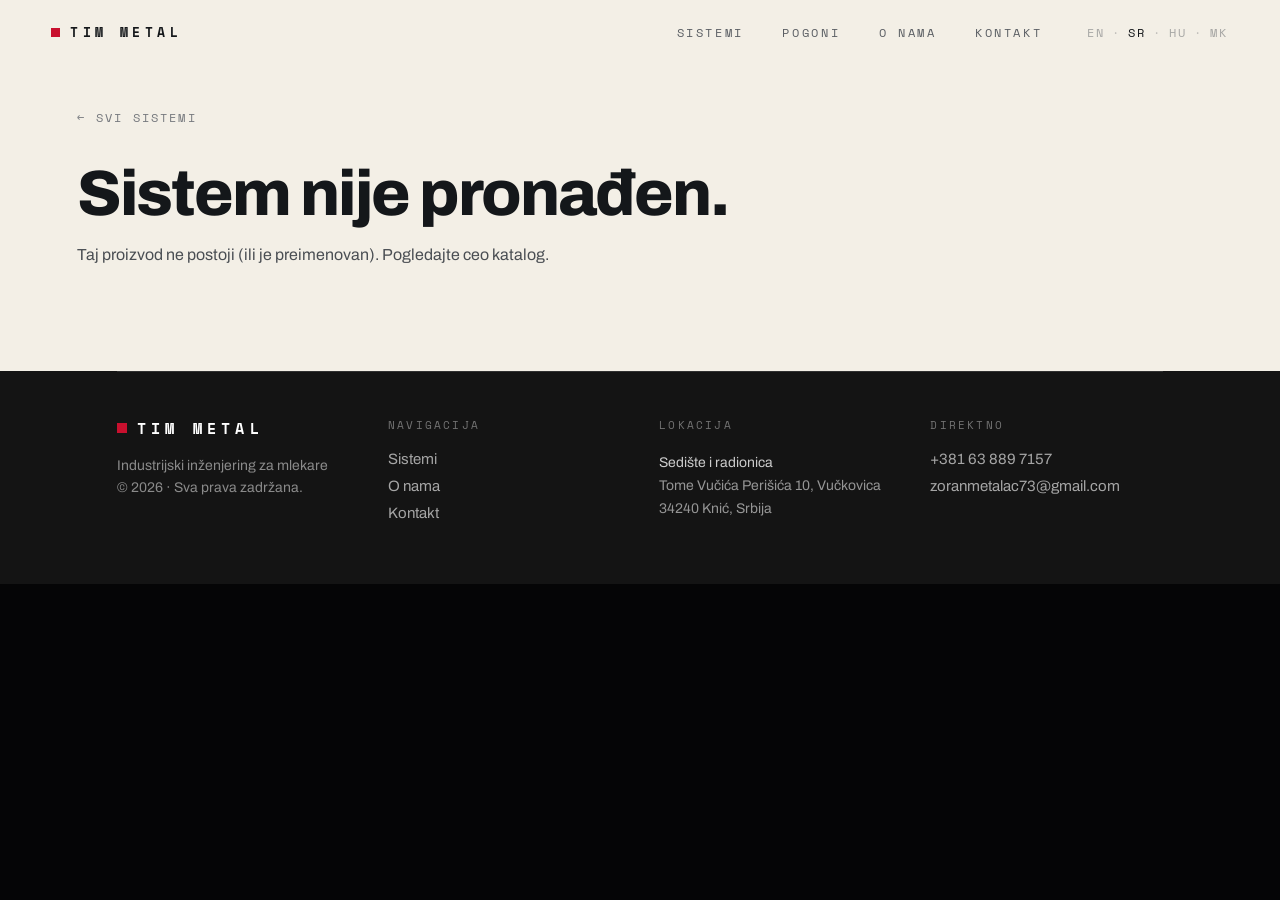
<file: product.html>
<!DOCTYPE html>
<html lang="en">
<head>
<meta charset="utf-8">
<meta name="viewport" content="width=device-width, initial-scale=1">
<title data-i18n="meta.product.title">System — Tim Metal</title>
<meta name="description" content="Tim Metal process system — technical specification and capacity, engineered in marine-grade inox." data-i18n-attr="content:meta.product.desc">
<link rel="icon" href="/favicon.svg" type="image/svg+xml">
<meta name="theme-color" content="#141414">
<meta property="og:type" content="website">
<meta property="og:site_name" content="Tim Metal">
<meta property="og:title" content="Systems — Tim Metal" data-i18n-attr="content:meta.product.title">
<meta property="og:description" content="Tim Metal process system — technical specification and capacity, engineered in marine-grade inox." data-i18n-attr="content:meta.product.desc">
<meta property="og:image" content="/og.svg">
<meta name="twitter:card" content="summary_large_image">
<meta name="twitter:image" content="/og.svg">
<link rel="preconnect" href="https://fonts.googleapis.com">
<link rel="preconnect" href="https://fonts.gstatic.com" crossorigin>
<link href="https://fonts.googleapis.com/css2?family=Archivo:wght@600;800;900&family=Space+Mono:wght@400;700&display=swap" rel="stylesheet">
<link rel="stylesheet" href="/css/styles.css">
<script src="/js/i18n.js"></script>
</head>
<body>
<div style="position:relative; width:100%; background:var(--tm-cream); color:var(--tm-ink); font-family:'Archivo', system-ui, sans-serif; -webkit-font-smoothing:antialiased;">

  <!-- Fixed nav — shared partial, injected by include.js -->
  <div data-include="nav"></div>

  <!-- Single-product detail — rendered from /products.json by products.js,
       keyed off the slug in the URL (/products/<slug>). -->
  <main id="tm-detail-root" style="padding:clamp(96px,12vh,140px) clamp(22px,6vw,96px) clamp(90px,12vh,150px);"></main>

</div>

<!-- Dark footer layer — shared footer partial sits on the dark ground. -->
<section class="tm-reveal" style="background:#141414; color:#fff; font-family:'Archivo', system-ui, sans-serif;">
  <div class="tm-foot-only" style="max-width:1200px; margin:0 auto; padding:0 clamp(22px,6vw,96px) clamp(48px,7vh,88px);">
    <div data-include="footer"></div>
  </div>
</section>

<script src="/js/include.js"></script>
<script src="/js/motion.js"></script>
<script src="/js/products.js"></script>
</body>
</html>
</file>
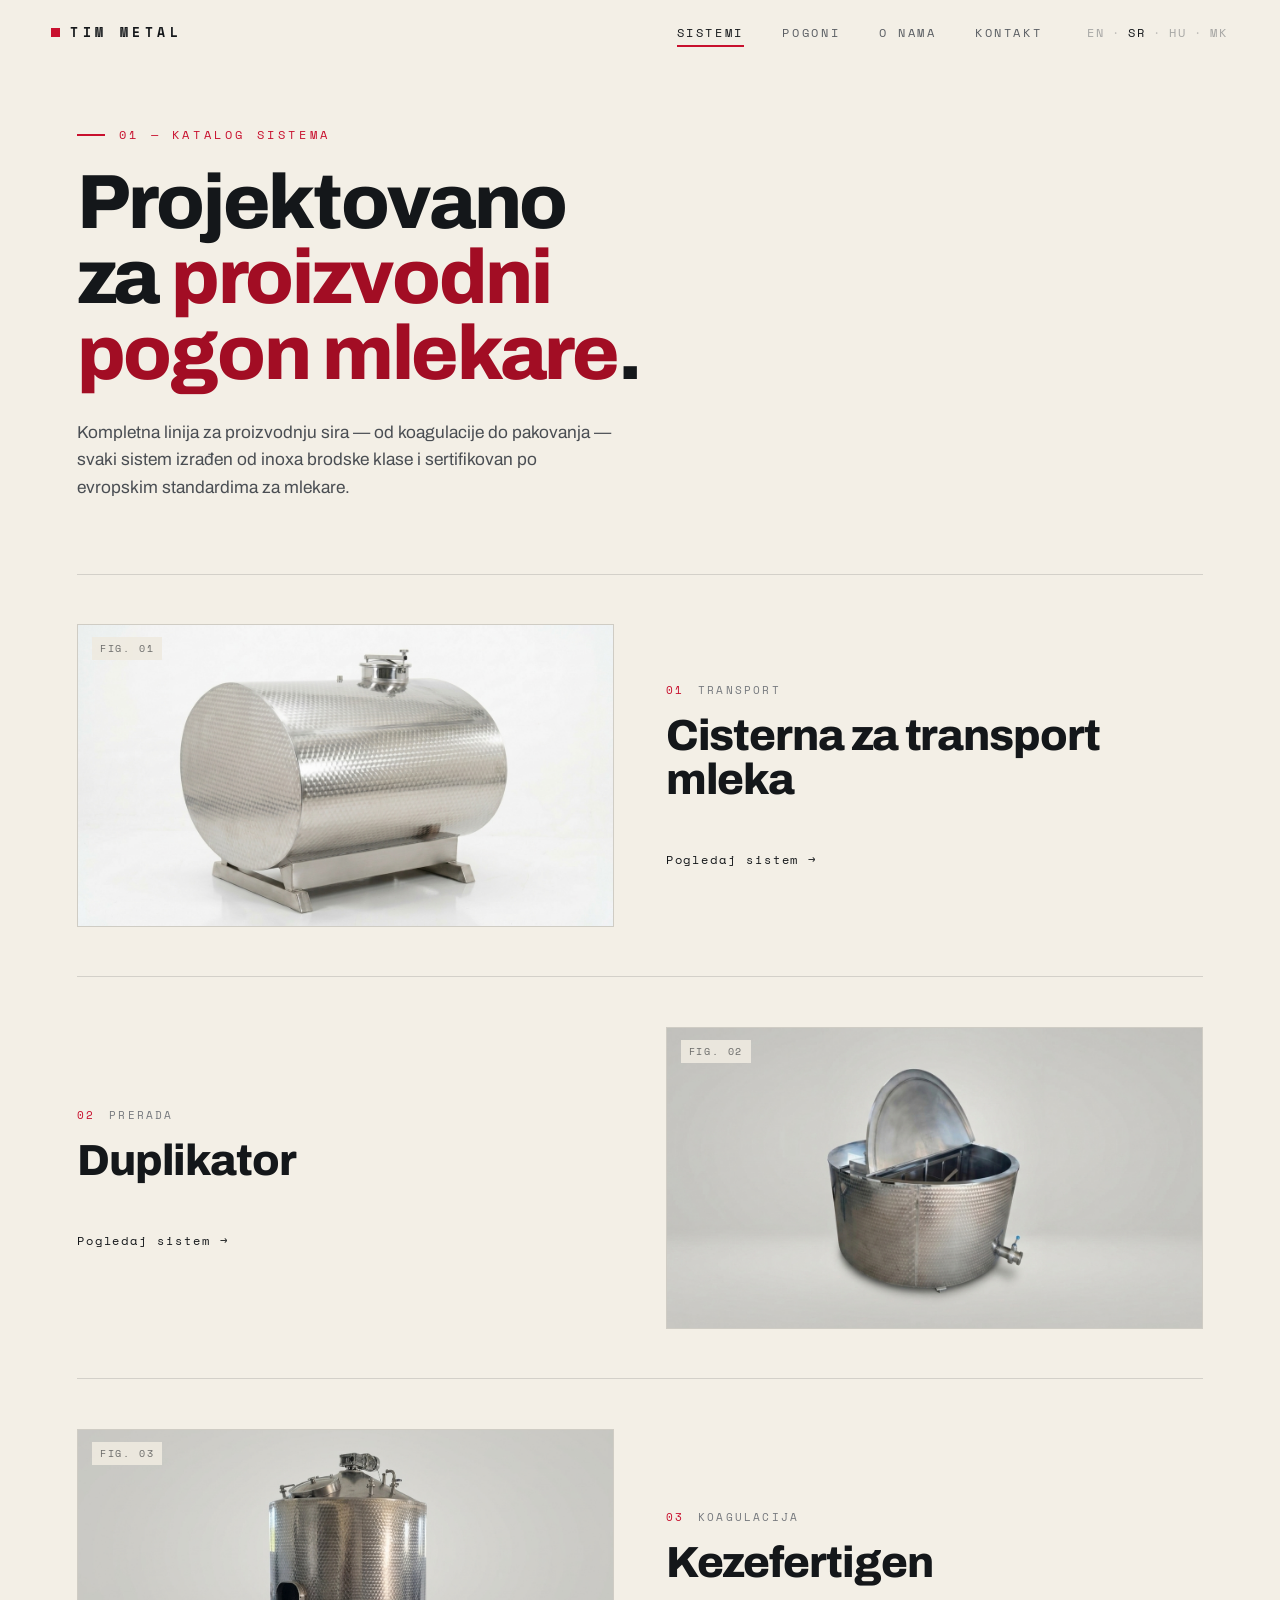
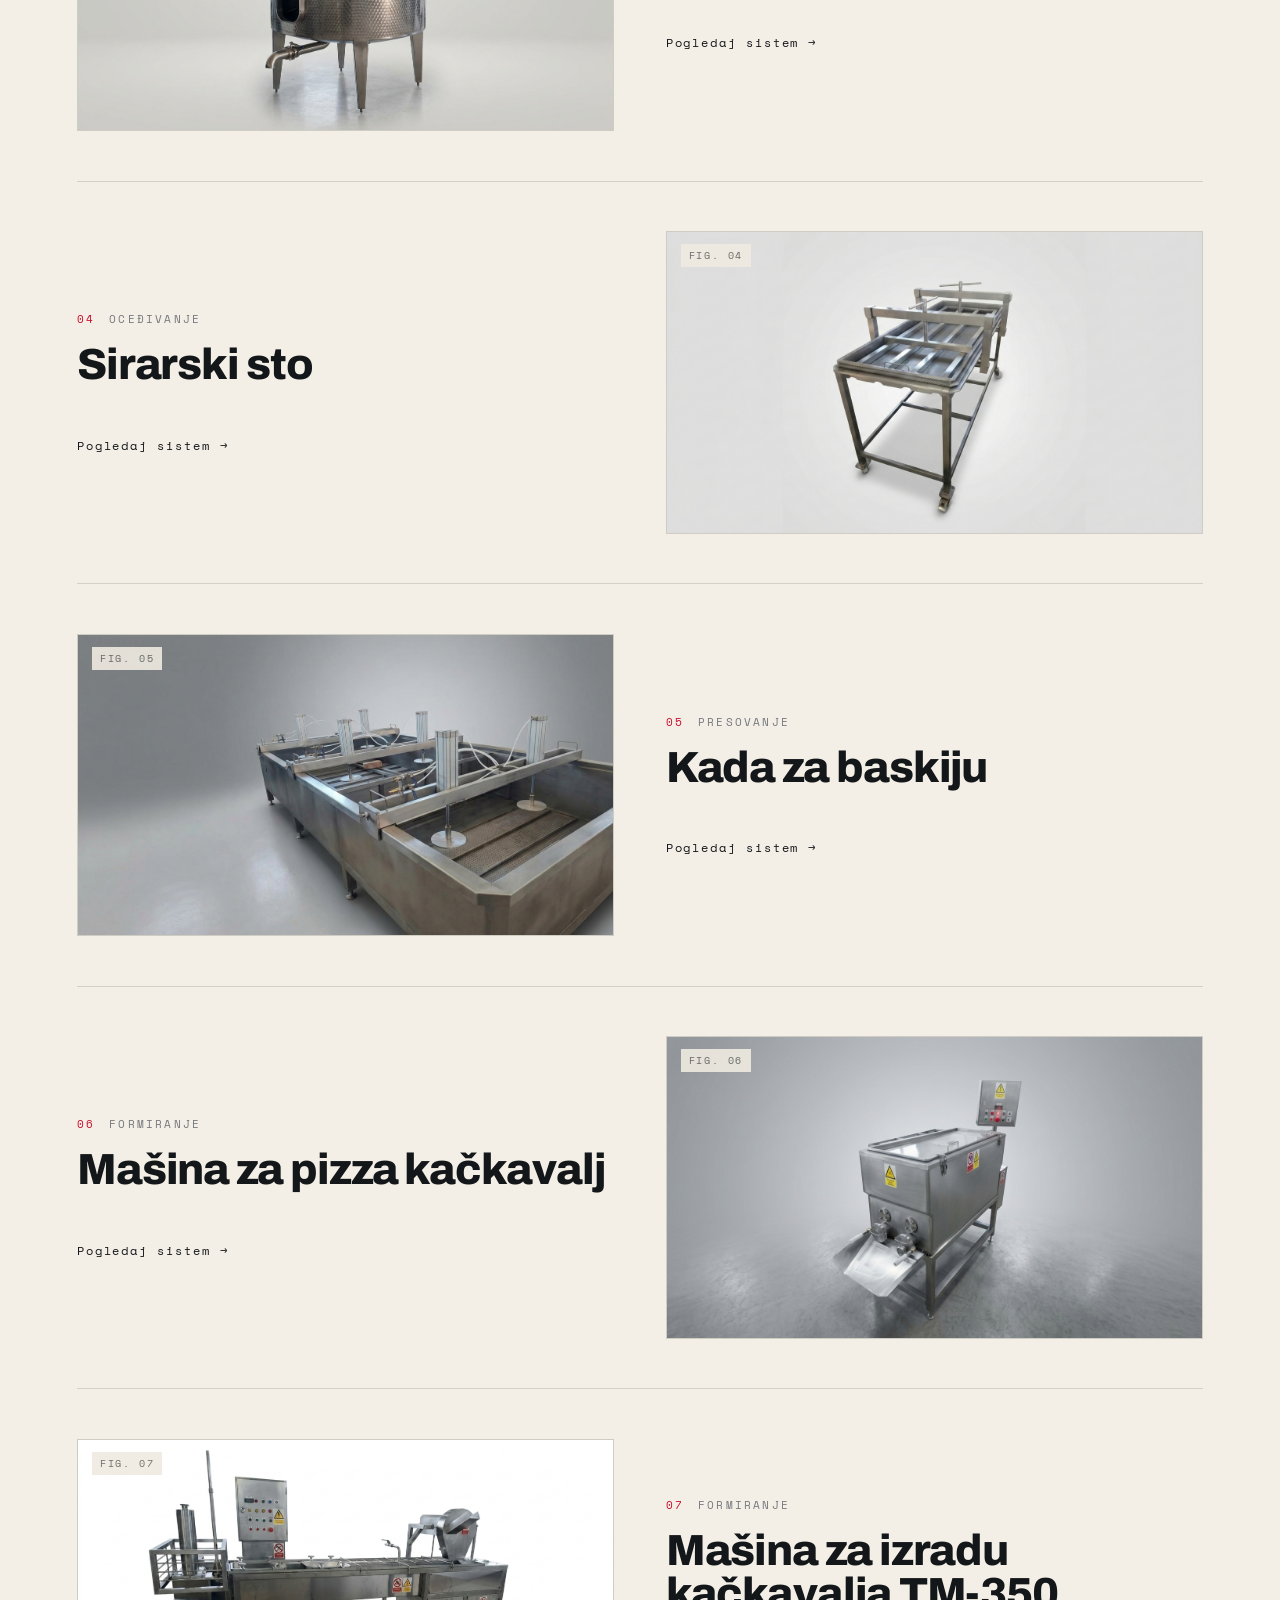
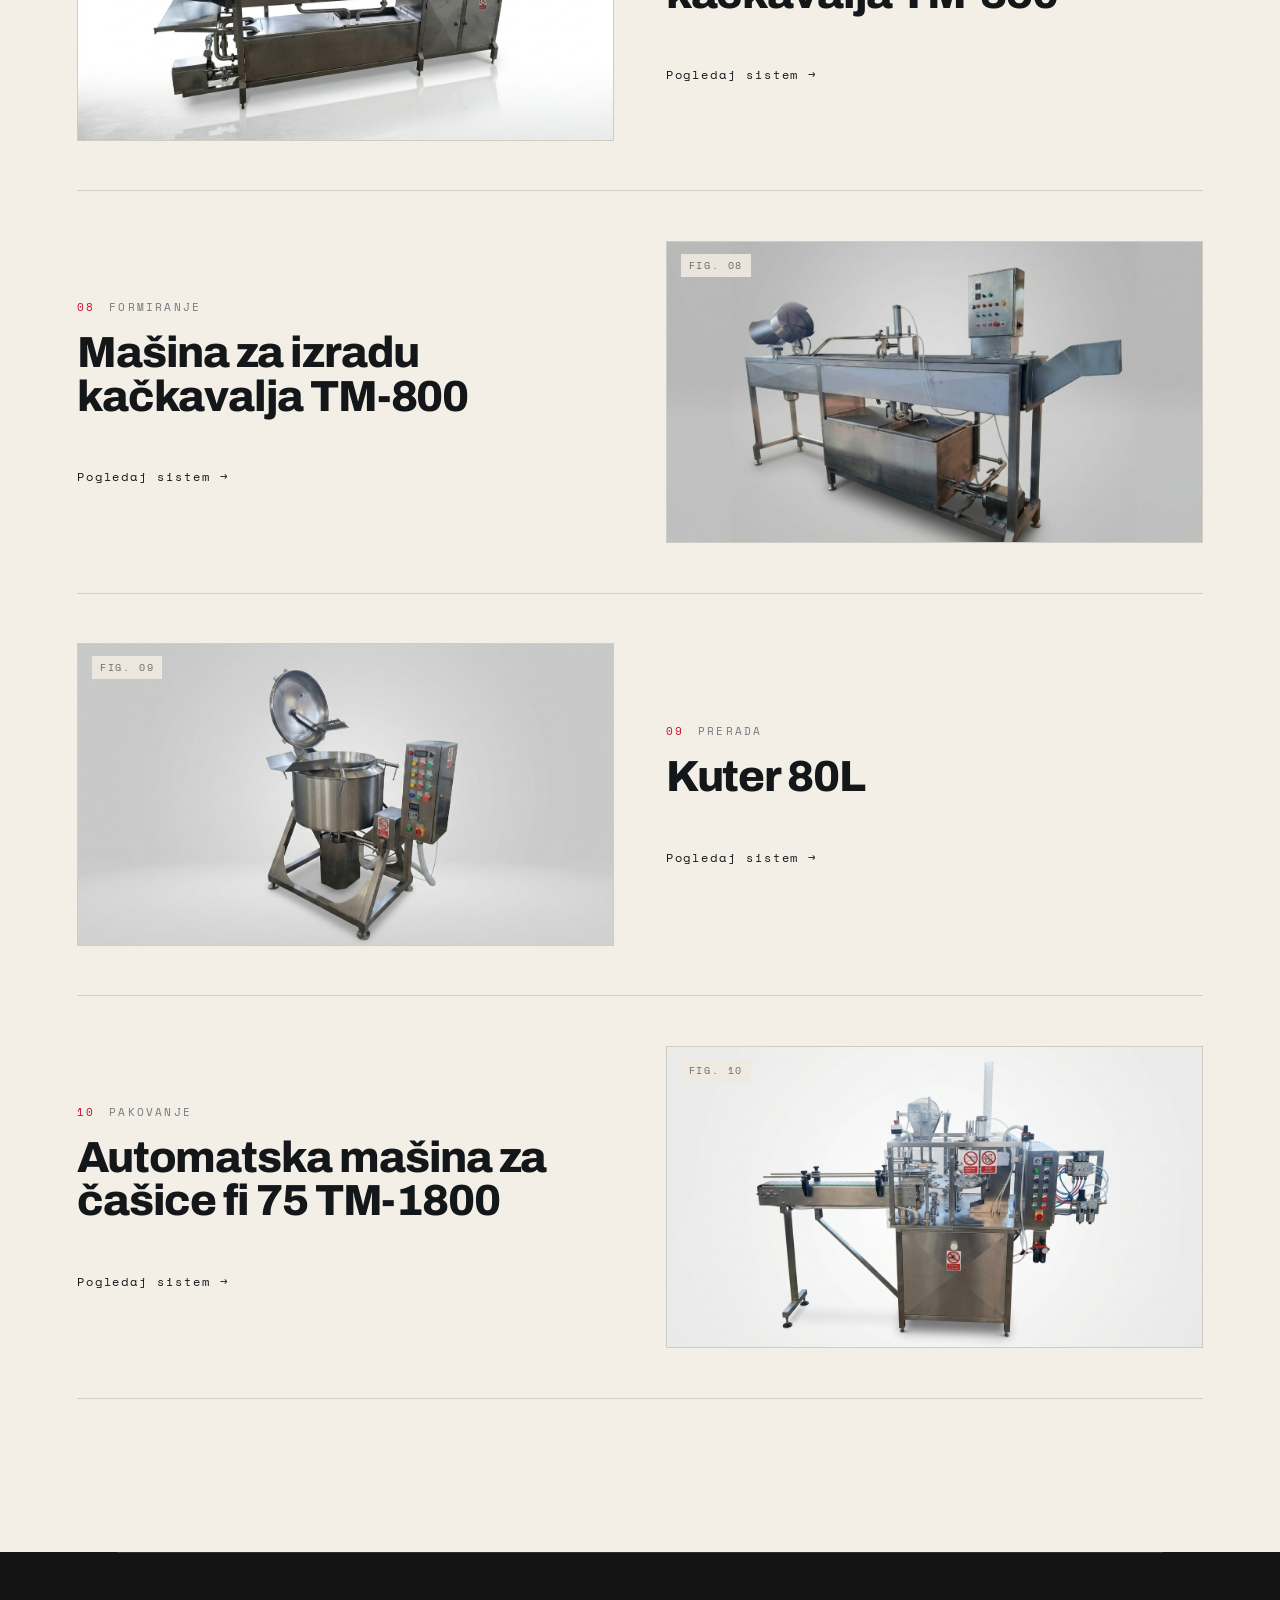
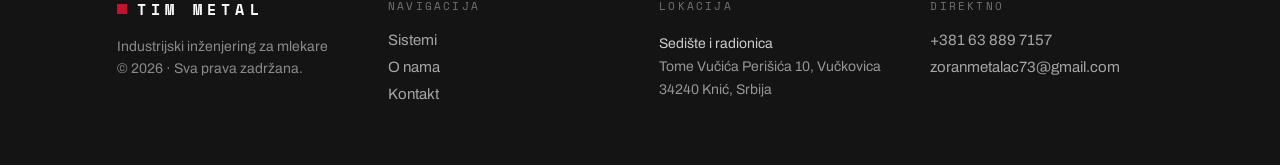
<file: products.html>
<!DOCTYPE html>
<html lang="en">
<head>
<meta charset="utf-8">
<meta name="viewport" content="width=device-width, initial-scale=1">
<title data-i18n="meta.products.title">Systems Catalogue — Tim Metal</title>
<meta name="description" content="Tim Metal process systems for the complete cheesemaking line — engineered in marine-grade inox and certified to European dairy standards." data-i18n-attr="content:meta.products.desc">
<link rel="icon" href="/favicon.svg" type="image/svg+xml">
<meta name="theme-color" content="#141414">
<meta property="og:type" content="website">
<meta property="og:site_name" content="Tim Metal">
<meta property="og:title" content="Systems Catalogue — Tim Metal" data-i18n-attr="content:meta.products.title">
<meta property="og:description" content="Tim Metal process systems for the complete cheesemaking line — engineered in marine-grade inox and certified to European dairy standards." data-i18n-attr="content:meta.products.desc">
<meta property="og:image" content="/og.svg">
<meta name="twitter:card" content="summary_large_image">
<meta name="twitter:image" content="/og.svg">
<link rel="preconnect" href="https://fonts.googleapis.com">
<link rel="preconnect" href="https://fonts.gstatic.com" crossorigin>
<link href="https://fonts.googleapis.com/css2?family=Archivo:wght@600;800;900&family=Space+Mono:wght@400;700&display=swap" rel="stylesheet">
<link rel="stylesheet" href="/css/styles.css">
<script src="/js/i18n.js"></script>
</head>
<body>
<div style="position:relative; width:100%; background:var(--tm-cream); color:var(--tm-ink); font-family:'Archivo', system-ui, sans-serif; -webkit-font-smoothing:antialiased;">

  <!-- Fixed nav — shared partial, injected by include.js -->
  <div data-include="nav"></div>

  <!-- ================= CATALOGUE =================
       Rows + detail panel are rendered from /products.json by
       products.js. Edit products in that JSON file — one place. -->
  <main id="tm-catalog" style="padding:clamp(96px,14vh,150px) clamp(22px,6vw,96px) clamp(130px,17vh,210px);">
    <div style="max-width:1200px; margin:0 auto;">

      <div style="display:flex; align-items:center; gap:14px; font-family:'Space Mono', monospace; font-size:12px; letter-spacing:0.3em; color:var(--tm-red);"><span style="width:28px; height:2px; background:var(--tm-red);"></span><span data-i18n="products.cat.kicker">01 &mdash; SYSTEMS CATALOGUE</span></div>
      <h1 style="margin:22px 0 0; font-weight:800; font-size:clamp(36px,6vw,82px); line-height:0.98; letter-spacing:-0.03em; max-width:14ch; text-wrap:balance;" data-i18n-html="products.cat.h1">Engineered for the <span style="color:var(--tm-red-deep);">dairy floor</span>.</h1>
      <p style="margin:28px 0 0; max-width:54ch; font-size:clamp(15px,1.35vw,19px); line-height:1.6; color:#4a4e53;" data-i18n="products.cat.body">The complete cheesemaking line &mdash; from coagulation to packaging &mdash; each system built in marine-grade inox and certified to European dairy standards.</p>

      <!-- Catalogue rows — rendered from /products.json by products.js -->
      <div id="tm-catalog-list" style="margin-top:clamp(52px,8vh,92px); border-top:1px solid rgba(20,23,26,0.14);"></div>

    </div>
  </main>

</div>

<!-- Dark footer layer — shared footer partial sits on the dark ground. -->
<section class="tm-reveal" style="background:#141414; color:#fff; font-family:'Archivo', system-ui, sans-serif;">
  <div class="tm-foot-only" style="max-width:1200px; margin:0 auto; padding:0 clamp(22px,6vw,96px) clamp(48px,7vh,88px);">
    <div data-include="footer"></div>
  </div>
</section>

<script src="/js/include.js"></script>
<script src="/js/motion.js"></script>
<script src="/js/products.js"></script>
</body>
</html>
</file>
<file: css/styles.css>
/* ── TimMetal global design tokens ───────────────────────────────
   Three primaries: industrial steel-black, warm cream canvas, and
   the sharp accent red. Red is reserved for small, precise markers —
   index labels, hairline ticks, and interactive hovers. */
:root {
  --tm-black: #050506;   /* hero ground */
  --tm-cream: #F3EFE6;   /* canvas / page */
  --tm-ink:   #14171A;   /* primary text + wordmark steel */
  --tm-red:   #C8102E;   /* PRIMARY ACCENT — sharp industrial red */
  --tm-red-deep: #A20D24;/* pressed / deep accent */
}

* { box-sizing: border-box; }
html, body { margin: 0; }
body {
  background: var(--tm-black);
  font-family: 'Archivo', system-ui, sans-serif;
  -webkit-font-smoothing: antialiased;
}
input::placeholder, textarea::placeholder { color: rgba(255, 255, 255, 0.3); }

/* Sticky heading only once the layout is genuinely two columns —
   prevents a tall pinned header overlapping cards on stacked/mobile. */
@media (min-width: 1000px) {
  [data-sticky-col] { position: sticky; top: 100px; align-self: flex-start; }
}

/* ── Wipe & Reveal ───────────────────────────────────────────────
   The cream content is a solid lid (z-2) that scrolls up and off;
   the dark inquiry layer (z-1) sits in normal flow underneath so the
   WHOLE inquiry + footer is always reachable. Razor-sharp cream->dark
   edge retained (no gradient). */
.tm-lid    { position: relative; z-index: 2; background: var(--tm-cream); }
.tm-reveal { position: relative; z-index: 1; }

/* Dark band that contains ONLY the footer (products, product, contact). The
   footer partial carries a large top margin to separate it from the content
   above it (home RFQ form, about standards); with nothing above, that margin
   renders as an empty black block. Cancel it so the dark band starts cleanly
   at the footer's own top border — the footer keeps its internal padding. */
.tm-foot-only > :first-child { margin-top: 0 !important; }

/* ── Mobile nav ──────────────────────────────────────────────────
   The four mono links sit in one row next to the wordmark on desktop.
   Below 640px they don't fit, so they collapse behind a hamburger and
   drop down as a cream panel (readable over any page background). The
   nav partial carries inline styles, so the mobile overrides need
   !important to win. */
.tm-nav-toggle { display: none; }

@media (max-width: 640px) {
  /* Solid cream bar at all mobile widths so the nav is never a transparent
     strip — same ground as the dropdown panel for one cohesive surface. The
     scroll-invert (white chrome over dark sections) is desktop-only below, so
     the wordmark + hamburger keep their inline ink colour here. */
  #tm-nav {
    padding: 16px 20px !important;
    background: var(--tm-cream);
    box-shadow: 0 1px 0 rgba(20, 23, 26, 0.06);
  }

  .tm-nav-toggle {
    display: inline-flex; flex-direction: column; justify-content: center;
    gap: 5px; width: 24px; height: 24px; box-sizing: content-box; padding: 8px;
    margin: -8px -8px -8px 0;              /* generous hit area, flush right */
    background: none; border: 0; cursor: pointer; pointer-events: auto;
  }
  .tm-nav-toggle span {
    display: block; height: 2px; width: 100%; border-radius: 2px;
    background: var(--tm-ink);
    transition: transform .3s ease, opacity .2s ease;
  }
  .tm-nav-toggle[aria-expanded="true"] span:nth-child(1) { transform: translateY(7px) rotate(45deg); }
  .tm-nav-toggle[aria-expanded="true"] span:nth-child(2) { opacity: 0; }
  .tm-nav-toggle[aria-expanded="true"] span:nth-child(3) { transform: translateY(-7px) rotate(-45deg); }

  .tm-nav-links {
    position: absolute !important;
    top: 100%; left: 0; right: 0;
    flex-direction: column !important;
    flex-wrap: nowrap !important;
    align-items: stretch !important;
    gap: 0 !important;
    padding: 4px clamp(20px,5vw,28px) 14px !important;
    background: var(--tm-cream);
    border-top: 1px solid rgba(20, 23, 26, 0.12);
    box-shadow: 0 26px 44px -30px rgba(20, 23, 26, 0.55);
    /* collapsed by default */
    max-height: 0; overflow: hidden;
    opacity: 0; visibility: hidden;
    transition: max-height .35s ease, opacity .3s ease, visibility .3s ease;
  }
  .tm-nav-links.is-open {
    max-height: 70vh; opacity: 1; visibility: visible;
  }
  .tm-nav-links a {
    padding: 15px 2px !important;
    font-size: 13px !important;
    border-top: 1px solid rgba(20, 23, 26, 0.1);
  }
  .tm-nav-links a:first-child { border-top: 0; }
}

/* ── Interactive states ──────────────────────────────────────────
   Ported from the prototype's style-hover / style-focus attributes. */

/* Red-on-hover text links (nav, card CTAs, footer links) */
.tm-link { transition: color .3s ease; }
.tm-link:hover { color: var(--tm-red); }

/* Active nav item — ink text (set inline by include.js) with a red
   underline tick, matching the prototype's active state. */
.tm-nav-active { position: relative; }
.tm-nav-active::after {
  content: '';
  position: absolute;
  left: 0; right: 0; bottom: -6px;
  height: 2px;
  background: var(--tm-red);
}

/* Nav-over-dark inversion — include.js adds .tm-nav-invert while a dark
   section (the #141414 RFQ/footer) sits behind the fixed nav, so the mono
   links stay legible instead of vanishing. The nav partial sets its colours
   inline, so these overrides need !important to win. */
#tm-nav .tm-wordmark { transition: color .35s ease; }
#tm-nav .tm-nav-toggle span { transition: background .35s ease, transform .3s ease, opacity .2s ease; }
/* Invert is desktop-only: at ≤640px the nav is a solid cream bar (see the
   max-width:640px block), so the wordmark, hamburger and links all stay
   dark-on-cream. On desktop the bar is transparent, so the chrome flips to
   white wherever a dark section sits behind it. */
@media (min-width: 641px) {
  #tm-nav.tm-nav-invert .tm-wordmark { color: #fff !important; }
  #tm-nav.tm-nav-invert .tm-nav-toggle span { background: #fff !important; }
  #tm-nav.tm-nav-invert #tm-nav-menu,
  #tm-nav.tm-nav-invert #tm-nav-menu a { color: rgba(255,255,255,0.78) !important; }
  #tm-nav.tm-nav-invert #tm-nav-menu a.tm-nav-active { color: #fff !important; }
  #tm-nav.tm-nav-invert #tm-nav-menu a:hover { color: var(--tm-red) !important; }
  #tm-nav.tm-nav-invert .tm-lang.is-active { color: #fff; }
}

/* Outlined ink button → red on hover (EXPLORE THE SYSTEM) */
.tm-btn-ink { transition: color .3s ease, border-color .3s ease; }
.tm-btn-ink:hover { color: var(--tm-red); border-color: var(--tm-red); }

/* Social-proof logos: dimmed by default, full strength on hover */
.tm-logo { transition: opacity .45s ease; }
.tm-logo:hover { opacity: 1; }

/* Underline form fields → red bottom border on focus */
.tm-field { transition: border-color .3s ease; }
.tm-field:focus { border-bottom-color: var(--tm-red); }

/* Submit button: fills red on hover */
.tm-submit { transition: background-color .3s ease, border-color .3s ease; }
.tm-submit:hover { background-color: var(--tm-red); border-color: var(--tm-red); }

/* ── Scroll reveal ───────────────────────────────────────────────
   Content lifts + fades in as it enters the viewport. Progressive
   enhancement: the hidden state is scoped under .tm-motion, which
   motion.js adds to <html> only when JS runs — so with no JS the
   page renders fully visible. IntersectionObserver adds .is-in.

   .tm-rise    — reveal a single block.
   .tm-stagger — reveal a group; its direct children cascade in. */
.tm-motion .tm-rise {
  opacity: 0;
  transform: translateY(18px);
  transition: opacity .7s ease, transform .7s cubic-bezier(.2, .6, .2, 1);
}
.tm-motion .tm-rise.is-in { opacity: 1; transform: none; }

.tm-motion .tm-stagger > * {
  opacity: 0;
  transform: translateY(18px);
  transition: opacity .6s ease, transform .6s cubic-bezier(.2, .6, .2, 1);
}
.tm-motion .tm-stagger.is-in > * { opacity: 1; transform: none; }
.tm-motion .tm-stagger.is-in > *:nth-child(1) { transition-delay: 0s; }
.tm-motion .tm-stagger.is-in > *:nth-child(2) { transition-delay: .07s; }
.tm-motion .tm-stagger.is-in > *:nth-child(3) { transition-delay: .14s; }
.tm-motion .tm-stagger.is-in > *:nth-child(4) { transition-delay: .21s; }
.tm-motion .tm-stagger.is-in > *:nth-child(5) { transition-delay: .28s; }
.tm-motion .tm-stagger.is-in > *:nth-child(6) { transition-delay: .35s; }

/* Honour reduced-motion: reveal instantly, no travel. */
@media (prefers-reduced-motion: reduce) {
  .tm-motion .tm-rise,
  .tm-motion .tm-stagger > * {
    opacity: 1 !important;
    transform: none !important;
    transition: none !important;
  }
}

/* ── Card & row hover ────────────────────────────────────────────
   Quiet lift on the home system cards; on catalogue rows the arrow
   slides and the label reddens. The bold moment is the hero pour —
   everything here stays restrained. */
.tm-card { transition: transform .4s cubic-bezier(.2, .6, .2, 1), box-shadow .4s ease; }
.tm-card:hover { transform: translateY(-4px); box-shadow: 0 20px 44px -26px rgba(20, 23, 26, 0.55); }

.tm-arrow { display: inline-block; transition: transform .35s cubic-bezier(.2, .6, .2, 1); }
.tm-row:hover .tm-arrow { transform: translateX(7px); }
.tm-row:hover .tm-link { color: var(--tm-red); }

/* Language switcher in the nav — mono, matches the .tm-link scale. */
.tm-langswitch { display: inline-flex; align-items: center; gap: 6px; margin-left: 6px; }
.tm-lang { background: none; border: 0; padding: 0; cursor: pointer; font-family: 'Space Mono', monospace; font-size: 12px; letter-spacing: 0.22em; color: inherit; opacity: 0.5; transition: opacity .25s ease, color .25s ease; }
.tm-lang:hover { opacity: 0.85; }
.tm-lang.is-active { opacity: 1; color: var(--tm-ink); }
/* .tm-nav-invert override for the active lang is desktop-only (see the
   min-width:641px block) — on mobile the cream bar keeps it dark. */
.tm-lang-sep { opacity: 0.35; font-family: 'Space Mono', monospace; font-size: 12px; }
</file>
